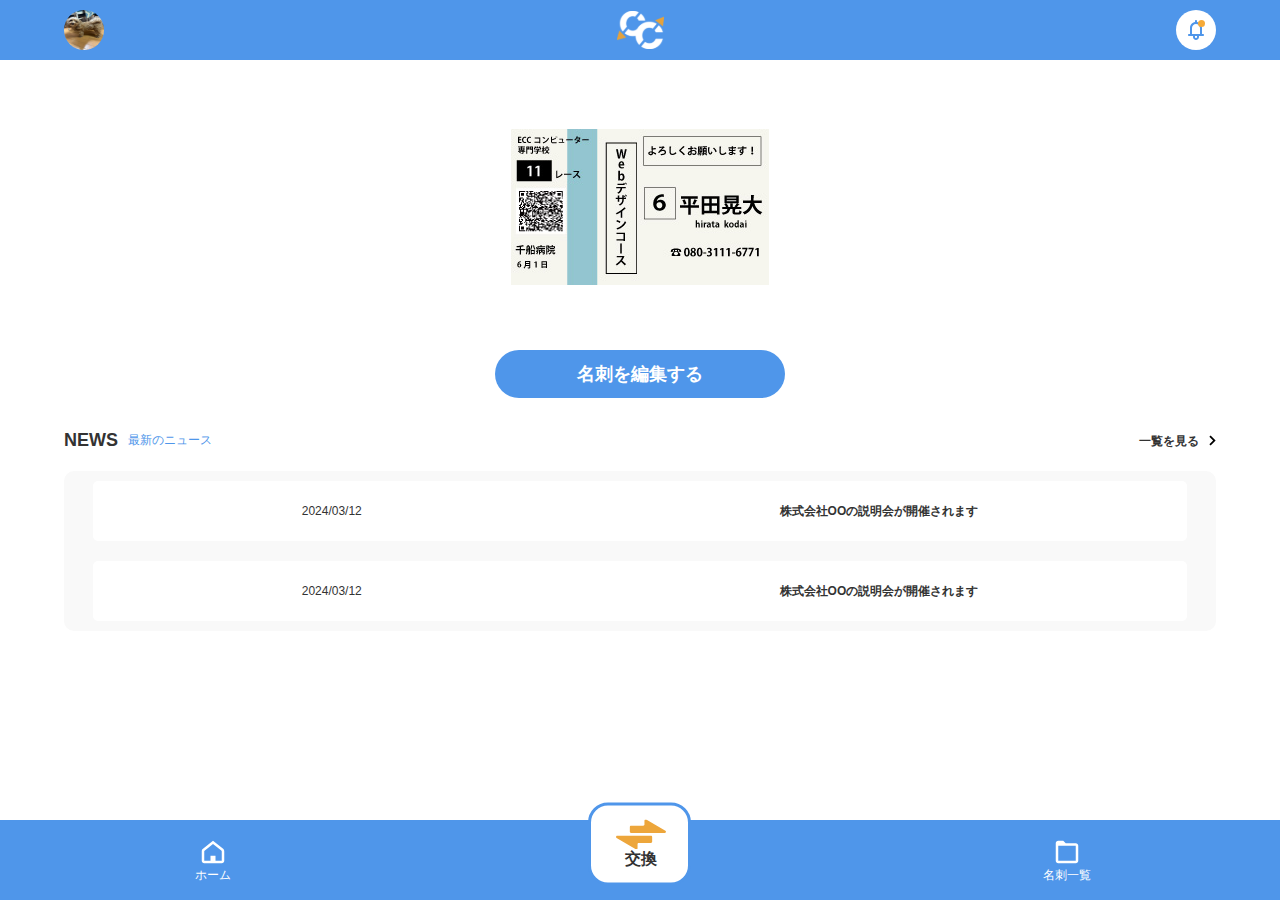
<file: index.html>
<!DOCTYPE html>
<html lang="ja">
<head>
    <meta charset="UTF-8">
    <meta name="viewport" content="width=device-width, initial-scale=1.0">
    <link rel="stylesheet" href="css/ress.css">
    <link rel="stylesheet" href="css/index.css">
    <title>CARD CONNECT</title>
</head>
<body>


    <header>
        <ul>
            <li><p><a href="profile.html"><img src="img/IMG_4809.jpeg" alt=""></a></p></li>
            <li><h1><a href="index.html"><img src="img/logo.svg" alt="logo"></a></h1></li>
            <li><p><a href="news.html"><img src="img/bell.svg" alt="bell"></a></p></li>
        </ul>
    </header>


    <main>
        <section class="businessCard">
            <div>
                <!-- <h2><img src="img/名刺の縦.jpg" alt="名刺"></h2> -->
                <h2><img src="img/名刺の横.jpg" alt="名刺"></h2>
            </div>
        </section>
        <div class="exchange">
            <p><a href="cardEditing.html">名刺を編集する</a></p>
        </div>
        <section class="news">
            <div class="newsTitle">
                <div>
                    <h3>NEWS</h3>
                    <p>最新のニュース</p>
                </div>
                <div>
                    <p><a href="news.html">一覧を見る</a></p>
                    <p><img src="img/arrow.svg" alt=""></p>
                </div>
            </div>
            <div class="newsContent">
                <div>
                    <div>
                        <p><time datetime="2024-03-12">2024/03/12</time></p>
                        <p>株式会社OOの説明会が開催されます</p>
                    </div>
                    <div>
                        <p><time datetime="2024-03-12">2024/03/12</time></p>
                        <p>株式会社OOの説明会が開催されます</p> 
                    </div>
                </div>
            </div>
        </section>



        <footer>
            <div>
                <a href="index.html">
                    <img src="img/home.svg" alt="プロフィール">
                    <p>ホーム</p>
                </a>
            </div>
            <div>
                <a href="exchange.html">
                    <img src="img/exchange.svg" alt="交換">
                    <p class="exchange">交換</p>
                </a>
            </div>
            <div>
                <a href="list.html">
                    <img src="img/folder.svg" alt="一覧">
                    <p>名刺一覧</p>
                </a>
            </div>
        </footer>



    </main>
</body>
<!-- <script src="js/index.js"></script> -->
</html>
</file>
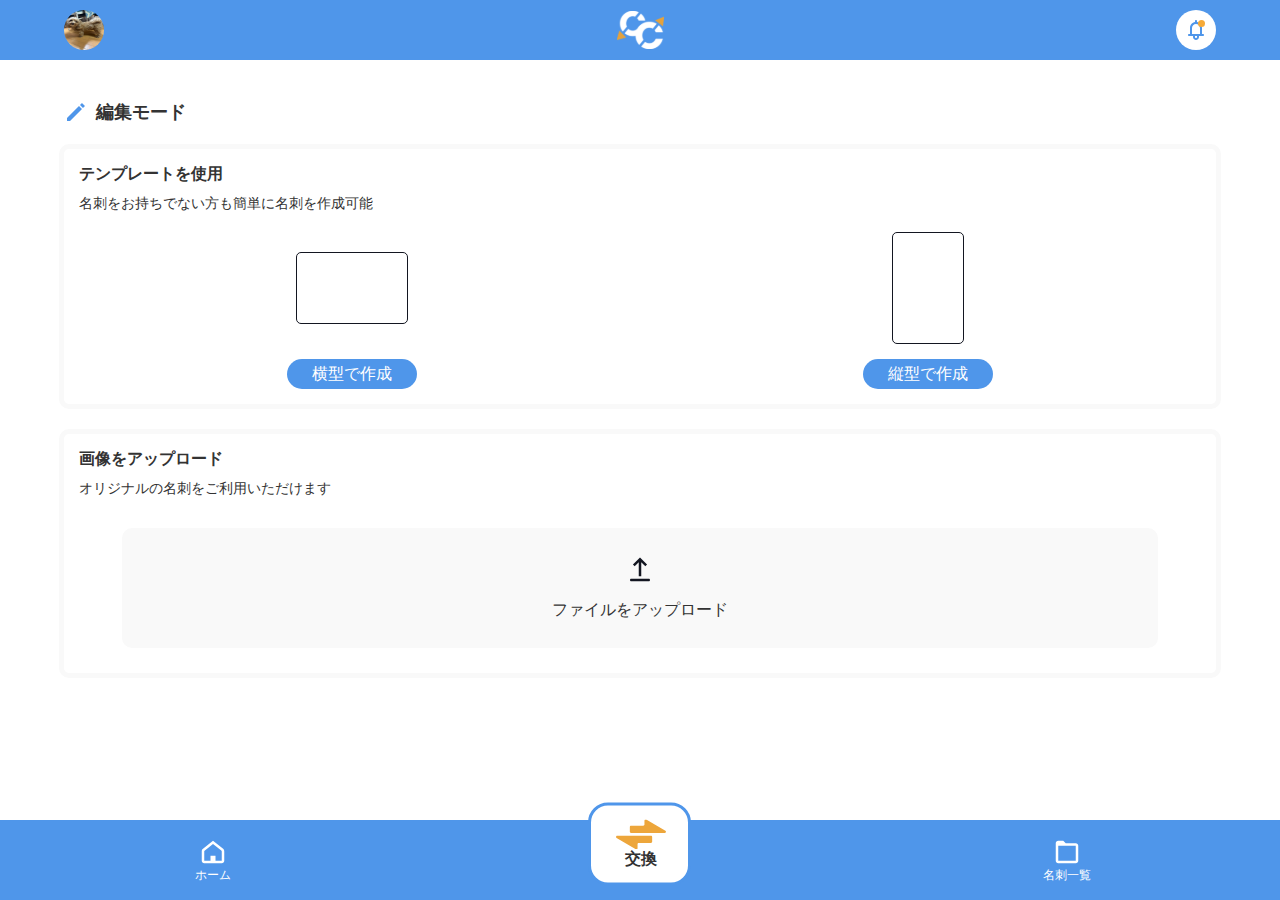
<file: cardEditing.html>
<!DOCTYPE html>
<html lang="ja">
<head>
  <meta charset="UTF-8">
  <meta name="viewport" content="width=device-width, initial-scale=1.0">
  <link rel="stylesheet" href="css/ress.css">
  <link rel="stylesheet" href="css/index.css">
  <link rel="stylesheet" href="css/style.css">
  <title>CARD CONNECT</title>
</head>
<body>
  <header>
    <ul>
        <li><p><a href="profile.html"><img src="img/IMG_4809.jpeg" alt=""></a></p></li>
        <li><h1><a href="index.html"><img src="img/logo.svg" alt="logo"></a></h1></li>
        <li><p><a href="news.html"><img src="img/bell.svg" alt="bell"></a></p></li>
    </ul>
  </header>
  <main>
    <div class="ETitle">
      <img src="img/blue.svg" alt="青いペン">
      <h2>編集モード</h2>
    </div>
    <section class="template">
      <h3>テンプレートを使用</h3>
      <p>名刺をお持ちでない方も簡単に名刺を作成可能</p>
      <div class="templateMain">
        <div>
          <div>
            <div class="beside"></div>
          </div>
          <p><a href="change.html">横型で作成</a></p>
        </div>
        <div>
          <div>
            <div class="vertical"></div>
          </div>
          <p><a href="change.html">縦型で作成</a></p>
        </div>
      </div>
    </section>
    <section class="upload">
      <h3>画像をアップロード</h3>
      <p>オリジナルの名刺をご利用いただけます</p>
      <div class="file">
        <label for="form-image">
          <img src="img/upload.svg" alt="アップロード">
          <p>ファイルをアップロード</p>
          <input type="file">
        </label>
      </div>
    </section>
  </main>
  <footer>
      <div>
          <a href="index.html">
              <img src="img/home.svg" alt="プロフィール">
              <p>ホーム</p>
          </a>
      </div>
      <div>
          <a href="exchange.html">
              <img src="img/exchange.svg" alt="交換">
              <p class="exchange">交換</p>
          </a>
      </div>
      <div>
          <a href="list.html">
              <img src="img/folder.svg" alt="一覧">
              <p>名刺一覧</p>
          </a>
      </div>
  </footer>
</body>
</html>
</file>
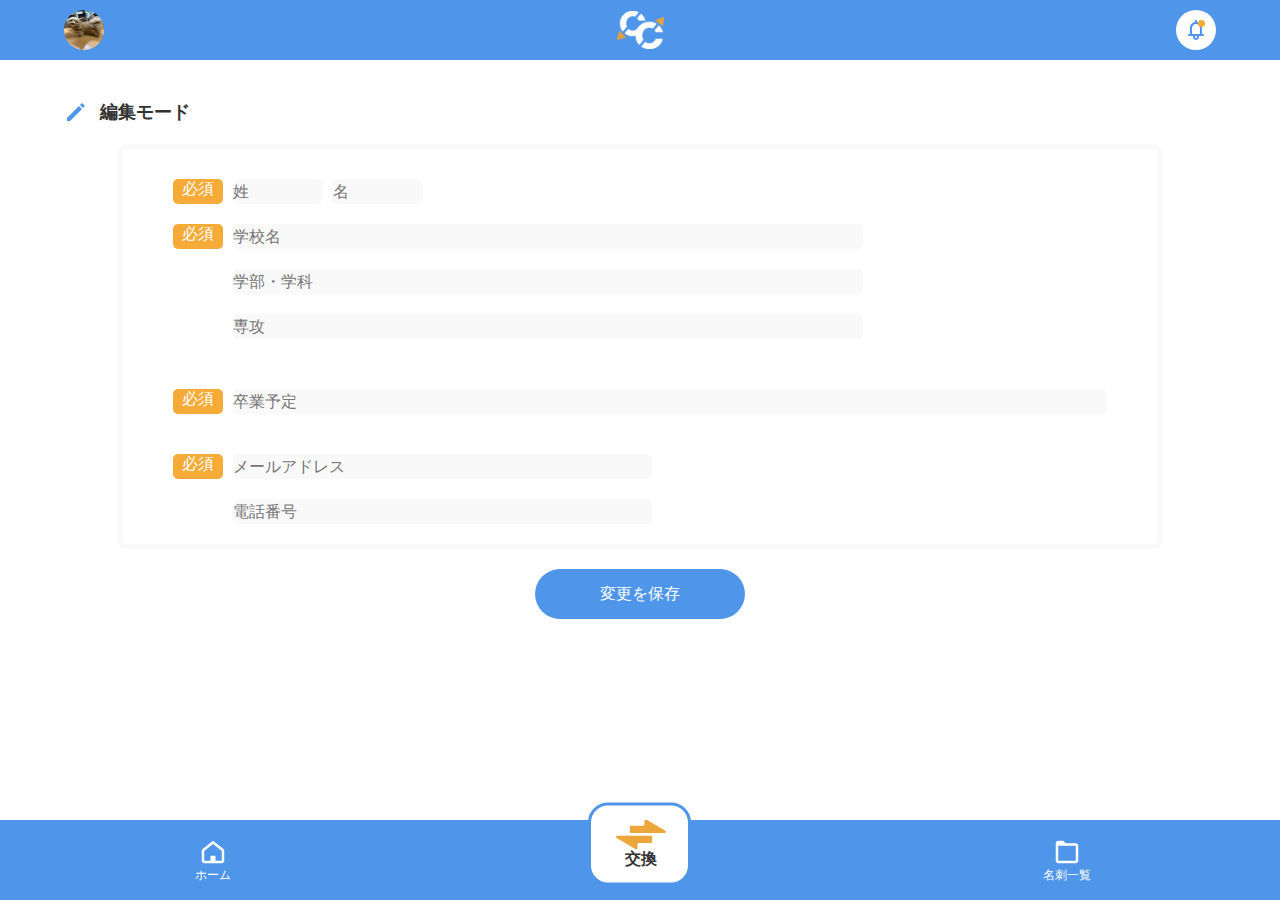
<file: change.html>
<!DOCTYPE html>
<html lang="ja">
<head>
    <meta charset="UTF-8">
    <meta name="viewport" content="width=device-width, initial-scale=1.0">
    <link rel="stylesheet" href="css/ress.css">
    <link rel="stylesheet" href="css/index.css">
    <link rel="stylesheet" href="css/sub.css">
    <title>CARD CONNECT</title>
</head>
<body>
    <header>
        <ul>
            <li><p><a href="profile.html"><img src="img/IMG_4809.jpeg" alt=""></a></p></li>
            <li><h1><a href="index.html"><img src="img/logo.svg" alt="logo"></a></h1></li>
            <li><p><a href="news.html"><img src="img/bell.svg" alt="bell"></a></p></li>
        </ul>
    </header>

    <main>
        <section class="Information">
            <div class="InformationTitle">
                <img src="img/blue.svg" alt="青いぺん">
                <h2>編集モード</h2>
            </div>
            <div class="InformationInput">
                <div class="InputName">
                    <p class="Required">必須</p>
                    <input type="text" placeholder="姓">
                    <input type="text" placeholder="名">
                </div>
                <div class="InputSchool">
                    <div>
                        <p class="Required">必須</p>
                    </div>
                    <div>
                        <input type="text" placeholder="学校名">
                        <input type="text" placeholder="学部・学科">
                        <input type="text" placeholder="専攻">
                    </div>
                </div>
                <div class="InputGraduate">
                    <div>
                        <p class="Required">必須</p>
                    </div>
                    <input type="text" placeholder="卒業予定">
                </div>
                <div class="InputSchool">
                    <div>
                        <p class="Required">必須</p>
                    </div>
                    <div>
                        <input type="text" placeholder="メールアドレス">
                        <input type="text" placeholder="電話番号">
                    </div>
                </div>
            </div>
        </section>
        <p class="keepBtn"><a href="#">変更を保存</a></p>
    </main>

    <footer>
        <div>
            <a href="index.html">
                <img src="img/home.svg" alt="プロフィール">
                <p>ホーム</p>
            </a>
        </div>
        <div>
            <a href="exchange.html">
                <img src="img/exchange.svg" alt="交換">
                <p class="exchange">交換</p>
            </a>
        </div>
        <div>
            <a href="list.html">
                <img src="img/folder.svg" alt="一覧">
                <p>名刺一覧</p>
            </a>
        </div>
    </footer>

</body> 
</html>
</file>
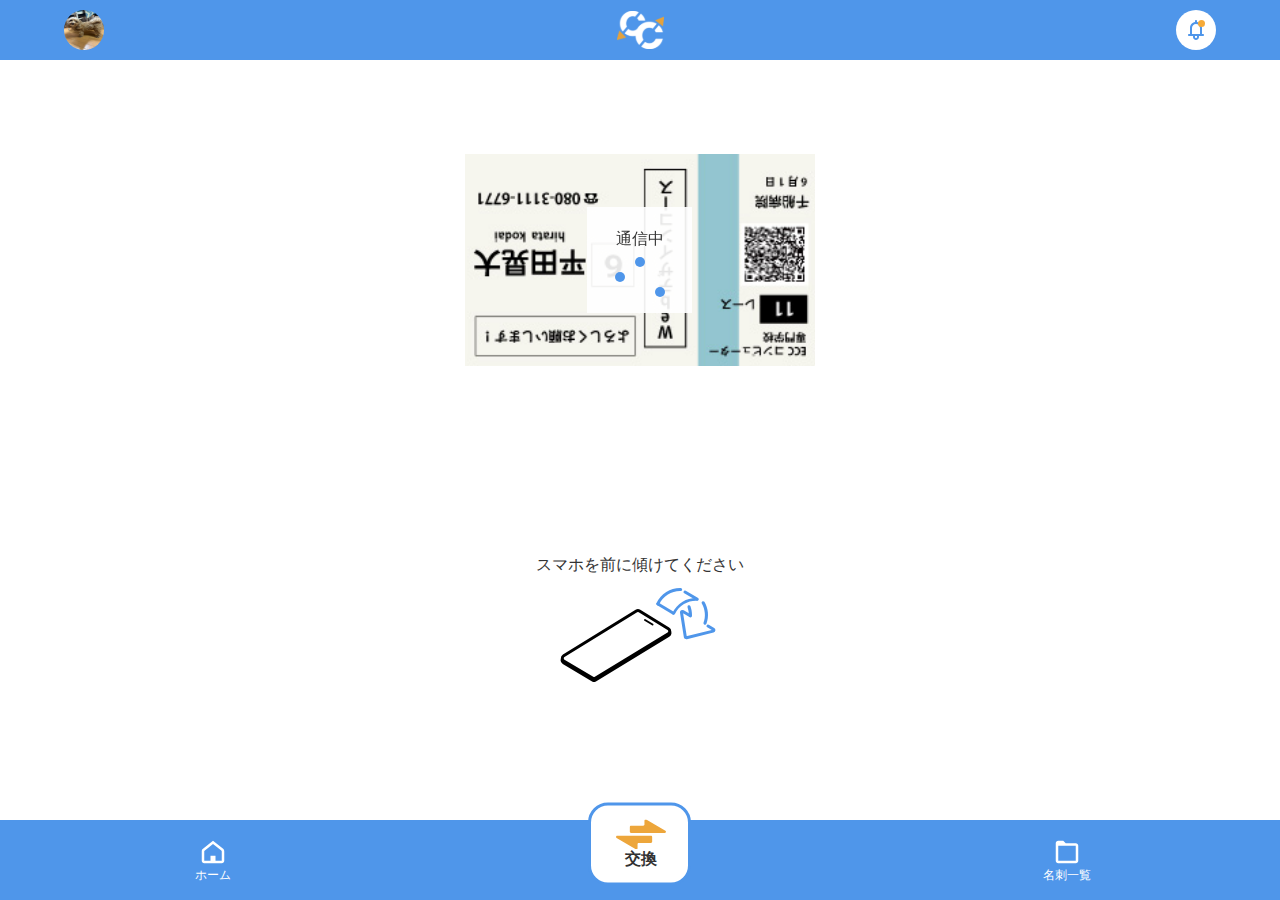
<file: exchange.html>
<!DOCTYPE html>
<html lang="ja">
<head>
    <meta charset="UTF-8">
    <meta name="viewport" content="width=device-width, initial-scale=1.0">
    <link rel="stylesheet" href="css/ress.css">
    <link rel="stylesheet" href="css/index.css">
    <link rel="stylesheet" href="css/exchange.css">
    <title>CARD CONNECT</title>
</head>
<body>
    <header>
        <ul>
            <li><p><a href="profile.html"><img src="img/IMG_4809.jpeg" alt=""></a></p></li>
            <li><h1><a href="index.html"><img src="img/logo.svg" alt="logo"></a></h1></li>
            <li><p><a href="news.html"><img src="img/bell.svg" alt="bell"></a></p></li>
        </ul>
    </header>

    <main>
        <section class="connecting">
            <div>
                <div>
                    <p>通信中</p>
                    <div class="pointArea">
                        <div class="point"></div>
                    </div>
                </div>
            </div>
            <div>
                <p>スマホを前に傾けてください</p>
                <p><img src="img/tilt.svg" alt="スマホ"></p>
            </div>
        </section>

    </main>

        <footer>
            <div>
                <a href="index.html">
                    <img src="img/home.svg" alt="プロフィール">
                    <p>ホーム</p>
                </a>
            </div>
            <div>
                <a href="exchange.html">
                    <img src="img/exchange.svg" alt="交換">
                    <p class="exchange">交換</p>
                </a>
            </div>
            <div>
                <a href="list.html">
                    <img src="img/folder.svg" alt="一覧">
                    <p>名刺一覧</p>
                </a>
            </div>
        </footer>
</body>
<script src="js/exchange.js"></script>
</html>
</file>
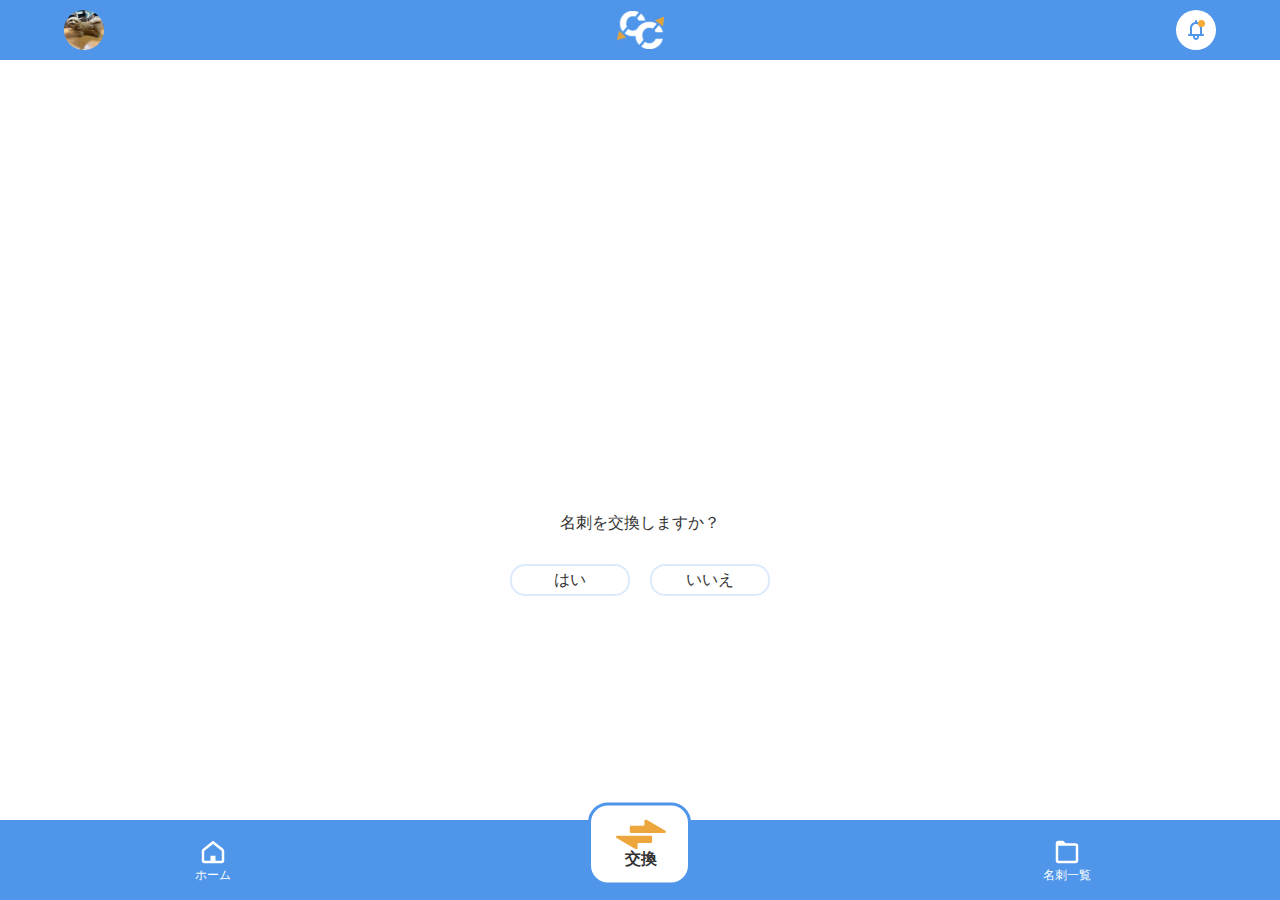
<file: exchangeChoice.html>
<!DOCTYPE html>
<html lang="ja">
<head>
    <meta charset="UTF-8">
    <meta name="viewport" content="width=device-width, initial-scale=1.0">
    <link rel="stylesheet" href="css/ress.css">
    <link rel="stylesheet" href="css/index.css">
    <link rel="stylesheet" href="css/exchangeChoice.css">
    <title>CARD CONNECT</title>
</head>
<body>
    <header>
        <ul>
            <li><p><a href="profile.html"><img src="img/IMG_4809.jpeg" alt=""></a></p></li>
            <li><h1><a href="index.html"><img src="img/logo.svg" alt="logo"></a></h1></li>
            <li><p><a href="news.html"><img src="img/bell.svg" alt="bell"></a></p></li>
        </ul>
    </header>

    <main>
        <section class="business">
            <div>
                <img src="img/相手の画像.webp" alt="">
                <!-- <img src="img/名刺の縦.jpg" alt="名刺"> -->
            </div>
            <div id="confirmation">
                <p>名刺を交換しますか？</p>
                <div>
                    <p class="yes"><a href="exchangeConfirmation.html">はい</a></p>
                    <p class="no"><a href="index.html">いいえ</a></p>
                </div>
            </div>
        </section>
    </main>
    
    <footer>
        <div>
            <a href="index.html">
                <img src="img/home.svg" alt="プロフィール">
                <p>ホーム</p>
            </a>
        </div>
        <div>
            <a href="exchange.html">
                <img src="img/exchange.svg" alt="交換">
                <p class="exchange">交換</p>
            </a>
        </div>
        <div>
            <a href="list.html">
                <img src="img/folder.svg" alt="一覧">
                <p>名刺一覧</p>
            </a>
        </div>
    </footer>
</body>
</html>
</file>
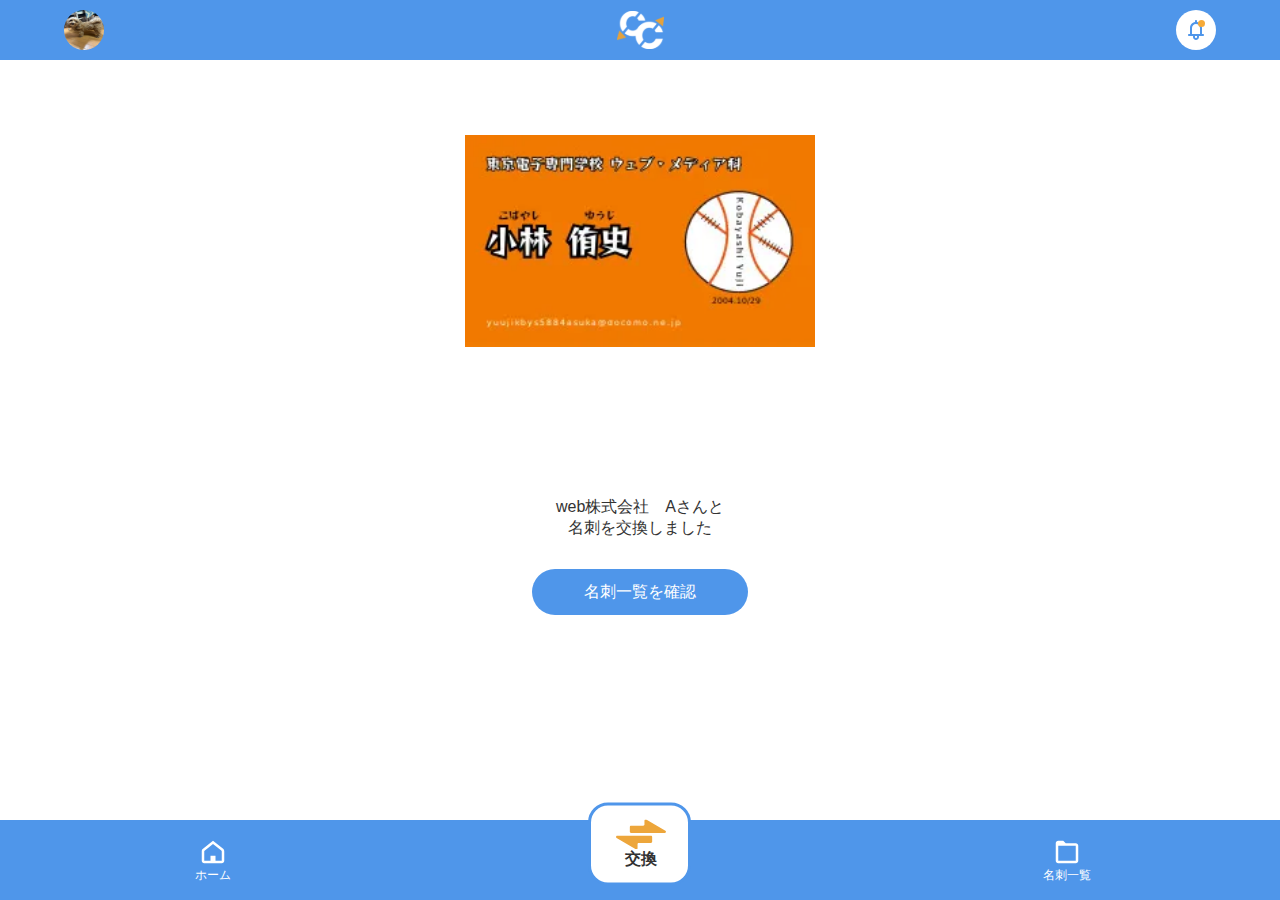
<file: exchangeConfirmation.html>
<!DOCTYPE html>
<html lang="ja">
<head>
    <meta charset="UTF-8">
    <meta name="viewport" content="width=device-width, initial-scale=1.0">
    <link rel="stylesheet" href="css/ress.css">
    <link rel="stylesheet" href="css/index.css">
    <link rel="stylesheet" href="css/exchangeChoice.css">
    <link rel="stylesheet" href="css/exchangeConfirmation.css">
    <title>CARD CONNECT</title>
</head>
<body>
    <header>
        <ul>
            <li><p><a href="profile.html"><img src="img/IMG_4809.jpeg" alt=""></a></p></li>
            <li><h1><a href="index.html"><img src="img/logo.svg" alt="logo"></a></h1></li>
            <li><p><a href="news.html"><img src="img/bell.svg" alt="bell"></a></p></li>
        </ul>
    </header>

    <main>
        <main>
            <section class="business2">
                <div>
                    <img src="img/相手の画像.webp" alt="相手の画像" class="partner">
                    <!-- <img src="img/名刺の縦.jpg" alt="名刺"> -->
                </div>
                <div id="Confirm">
                    <p>web株式会社　Aさんと<br>名刺を交換しました</p>
                    <p class="ConfirmList"><a href="list.html">名刺一覧を確認</a></p>
                </div>
            </section>
        </main>

    </main>

    <footer>
        <div>
            <a href="index.html">
                <img src="img/home.svg" alt="プロフィール">
                <p>ホーム</p>
            </a>
        </div>
        <div>
            <a href="exchange.html">
                <img src="img/exchange.svg" alt="交換">
                <p class="exchange">交換</p>
            </a>
        </div>
        <div>
            <a href="list.html">
                <img src="img/folder.svg" alt="一覧">
                <p>名刺一覧</p>
            </a>
        </div>
    </footer>
</body>
</html>
</file>
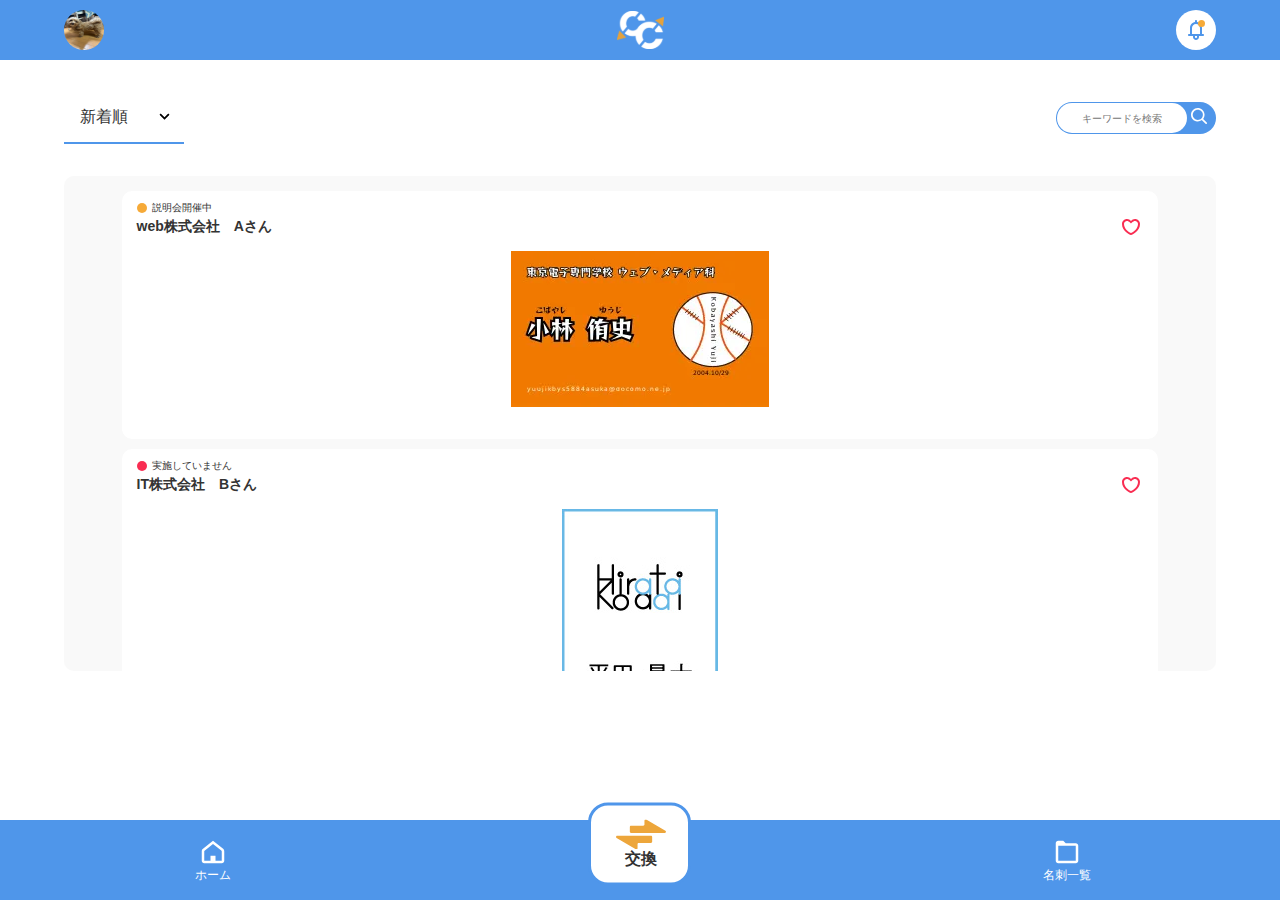
<file: list.html>
<!DOCTYPE html>
<html lang="ja">
<head>
    <meta charset="UTF-8">
    <meta name="viewport" content="width=device-width, initial-scale=1.0">
    <link rel="stylesheet" href="css/ress.css">
    <link rel="stylesheet" href="css/index.css">
    <link rel="stylesheet" href="css/list.css">
    <title>CARD CONNECT</title>
</head>
<body>
    
    <header>
        <ul>
            <li><p><a href="profile.html"><img src="img/IMG_4809.jpeg" alt=""></a></p></li>
            <li><h1><a href="index.html"><img src="img/logo.svg" alt="logo"></a></h1></li>
            <li><p><a href="news.html"><img src="img/bell.svg" alt="bell"></a></p></li>
        </ul>
    </header>

    <main>
        <section class="listTitle">
            <div class="NarrowDown">
                <p>新着順</p>
                <p><img src="img/arrow.svg" alt="arrow" id="arrow"></p>
                <div class="dropDownNone">
                    <p><a href="list2.html">お気に入り</a></p>
                    <p><a href="list.html">新着順</a></p>
                    <p>名前順</p>
                </div>
            </div>
            <div class="search">
                <p><input type="text" placeholder="キーワードを検索"></p>
                <p><img src="img/search.svg" alt="検索"></p>
            </div>
        </section>
        <section class="listContent">
            <div>
                <div class="status">
                    <div class="yellow"></div>
                    <p>説明会開催中</p>
                </div>
                <div class="companyName">
                    <h2>web株式会社　Aさん</h2>
                    <div class="heartNone"></div>
                </div>
                <a href="listdetail.html">
                    <div class="latestCompany">
                        <img src="img/相手の画像.webp" alt="名刺">
                    </div>
                </a>
            </div>
            <div>
                <a href="#">
                    <div class="status">
                        <div class="red"></div>
                        <p>実施していません</p>
                    </div>
                    <div class="companyName">
                        <h2>IT株式会社　Bさん</h2>
                        <img src="img/heart-o.svg" alt="heart">
                    </div>
                    <div class="latestCompany">
                        <img src="img/名刺の縦.jpg" alt="名刺">
                    </div>
                </a>
            </div>
            <div>
                <a href="#">
                    <div class="status">
                        <div class="green"></div>
                        <p>インターン開催中</p>
                    </div>
                    <div class="companyName">
                        <h2>ゲーム株式会社　Cさん</h2>
                        <img src="img/heart-o.svg" alt="heart">
                    </div>
                    <div class="latestCompany">
                        <img src="img/名刺の縦.jpg" alt="名刺">
                    </div>
                </a>
            </div>
        </section>
    </main>

    <footer>
        <div>
            <a href="index.html">
                <img src="img/home.svg" alt="プロフィール">
                <p>ホーム</p>
            </a>
        </div>
        <div>
            <a href="exchange.html">
                <img src="img/exchange.svg" alt="交換">
                <p class="exchange">交換</p>
            </a>
        </div>
        <div>
            <a href="list.html">
                <img src="img/folder.svg" alt="一覧">
                <p>名刺一覧</p>
            </a>
        </div>
    </footer>
</body>
<script src="js/list.js"></script>
</html>
</file>
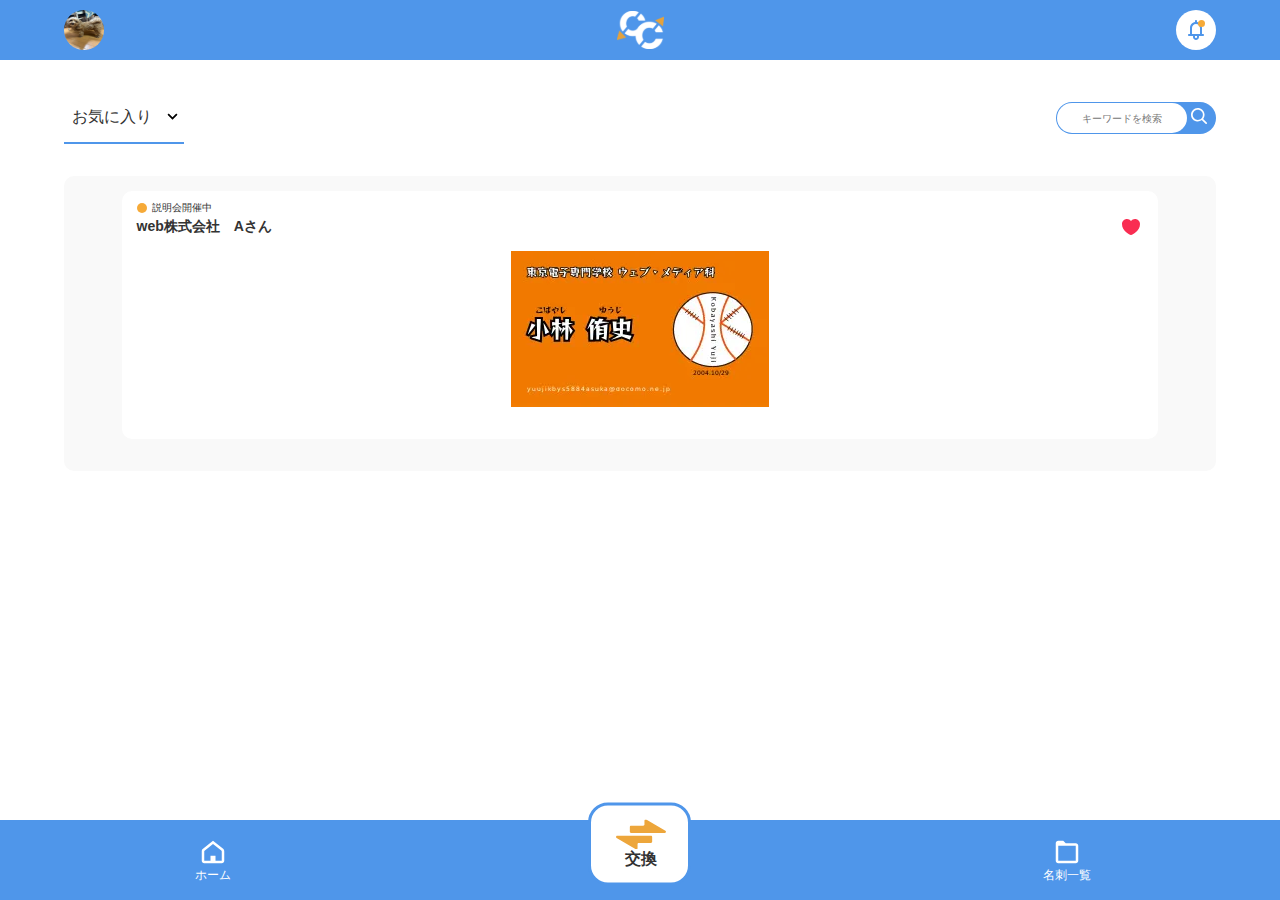
<file: list2.html>
<!DOCTYPE html>
<html lang="ja">
<head>
    <meta charset="UTF-8">
    <meta name="viewport" content="width=device-width, initial-scale=1.0">
    <link rel="stylesheet" href="css/ress.css">
    <link rel="stylesheet" href="css/index.css">
    <link rel="stylesheet" href="css/list.css">
    <title>CARD CONNECT</title>
</head>
<body>
    
    <header>
        <ul>
            <li><p><a href="profile.html"><img src="img/IMG_4809.jpeg" alt=""></a></p></li>
            <li><h1><a href="index.html"><img src="img/logo.svg" alt="logo"></a></h1></li>
            <li><p><a href="news.html"><img src="img/bell.svg" alt="bell"></a></p></li>
        </ul>
    </header>

    <main>
        <section class="listTitle">
            <div class="NarrowDown">
                <p>お気に入り</p>
                <p><img src="img/arrow.svg" alt="arrow" id="arrow"></p>
                <div class="dropDownNone">
                    <p><a href="list2.html"></a>お気に入り</p>
                    <p><a href="list.html">新着順</a></p>
                    <p>名前順</p>
                </div>
            </div>
            <div class="search">
                <p><input type="text" placeholder="キーワードを検索"></p>
                <p><img src="img/search.svg" alt="検索"></p>
            </div>
        </section>
        <section class="listContent2">
            <div>
                <div class="status">
                    <div class="yellow"></div>
                    <p>説明会開催中</p>
                </div>
                <div class="companyName">
                    <h2>web株式会社　Aさん</h2>
                    <img src="img/heart.svg" alt="heart">
                </div>
                <a href="listdetail.html">
                    <div class="latestCompany">
                        <img src="img/相手の画像.webp" alt="名刺">
                    </div>
                </a>
            </div>
        </section>
    </main>

    <footer>
        <div>
            <a href="index.html">
                <img src="img/home.svg" alt="プロフィール">
                <p>ホーム</p>
            </a>
        </div>
        <div>
            <a href="exchange.html">
                <img src="img/exchange.svg" alt="交換">
                <p class="exchange">交換</p>
            </a>
        </div>
        <div>
            <a href="list.html">
                <img src="img/folder.svg" alt="一覧">
                <p>名刺一覧</p>
            </a>
        </div>
    </footer>
</body>
<script src="js/list.js"></script>
</html>
</file>
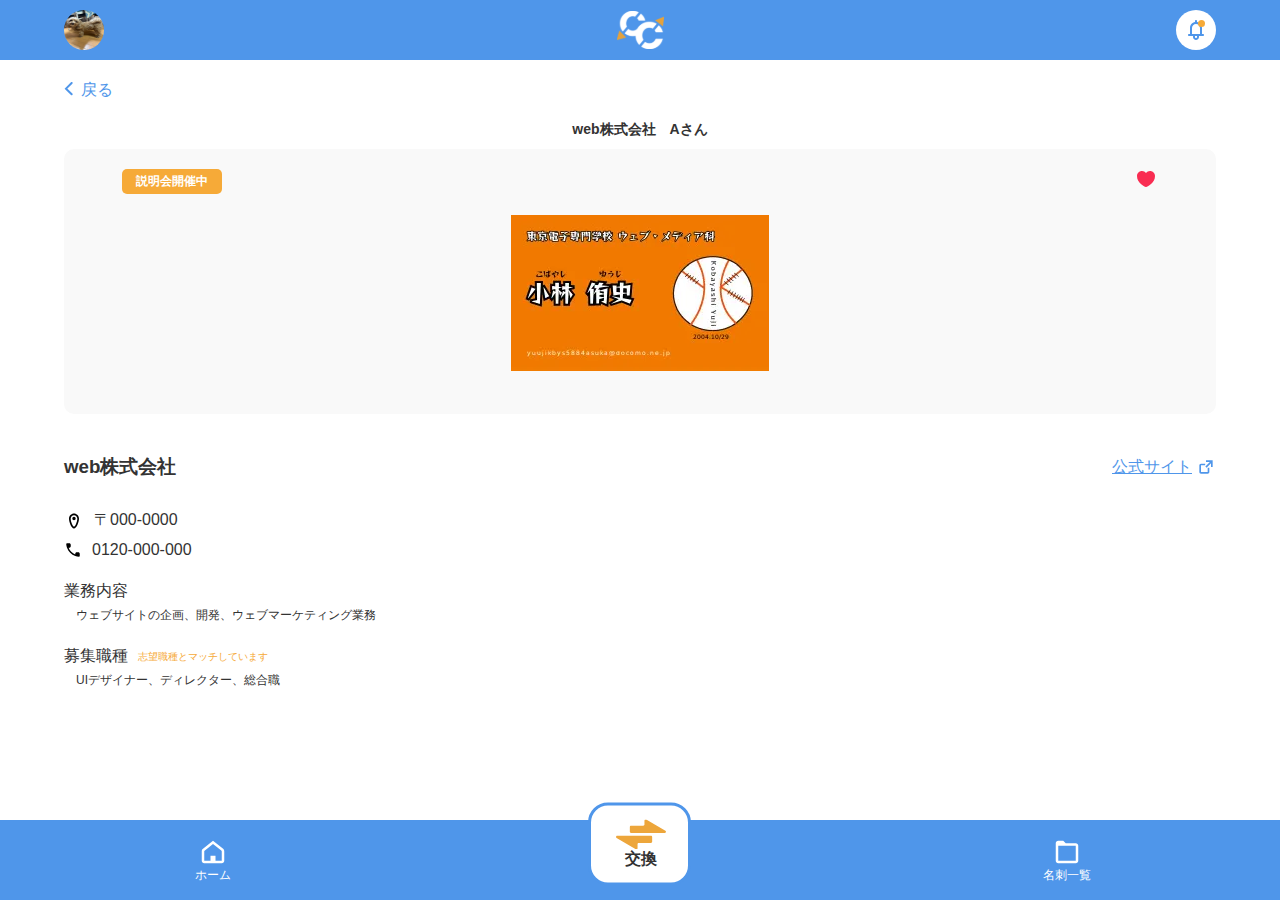
<file: listdetail.html>
<!DOCTYPE html>
<html lang="ja">
<head>
    <meta charset="UTF-8">
    <meta name="viewport" content="width=device-width, initial-scale=1.0">
    <link rel="stylesheet" href="css/ress.css">
    <link rel="stylesheet" href="css/index.css">
    <link rel="stylesheet" href="css/listdetail.css">
    <title>CARD CONNECT</title>
</head>
<body>
    
    <header>
        <ul>
            <li><p><a href="profile.html"><img src="img/IMG_4809.jpeg" alt=""></a></p></li>
            <li><h1><a href="index.html"><img src="img/logo.svg" alt="logo"></a></h1></li>
            <li><p><a href="news.html"><img src="img/bell.svg" alt="bell"></a></p></li>
        </ul>
    </header>

    <main>
        <a href="list2.html" class="backBtn">
            <p><img src="img/Rectangle73.svg"></p>
            <p>戻る</p>
        </a>
        <h2>web株式会社　Aさん</h2>
        <section class="listdetailCard">
            <div class="listdetailStatus">
                <div>
                    <p>説明会開催中</p>
                </div>
                <div>
                    <img src="img/heart.svg" alt="heart">
                </div>
            </div>
            <div class="listdetailPartner">
                <img src="img/相手の画像.webp" alt="名刺">
            </div>
        </section>
        <section class="CompanyInformation">
            <div class="CompanyInformationName">
                <h3>web株式会社</h3>
                <div>
                    <p><a href="#">公式サイト</a></p>
                    <img src="img/link-external.svg" alt="">
                </div>
            </div>
            <div class="CompanyInformationDetail">
                <div>
                    <img src="img/Shape.svg">
                    <p>〒000-0000</p>
                </div>
                <div>
                    <img src="img/phone.svg">
                    <p>0120-000-000</p>
                </div>
                <section>
                    <p>業務内容</p>
                    <p>　ウェブサイトの企画、開発、ウェブマーケティング業務</p>
                </section>
                <section>
                    <div>
                        <p>募集職種</p>
                        <p>志望職種とマッチしています</p>
                    </div>
                    <p>　UIデザイナー、ディレクター、総合職</p>
                </section>
            </div>
        </section>
    </main>

    <footer>
        <div>
            <a href="index.html">
                <img src="img/home.svg" alt="プロフィール">
                <p>ホーム</p>
            </a>
        </div>
        <div>
            <a href="exchange.html">
                <img src="img/exchange.svg" alt="交換">
                <p class="exchange">交換</p>
            </a>
        </div>
        <div>
            <a href="list.html">
                <img src="img/folder.svg" alt="一覧">
                <p>名刺一覧</p>
            </a>
        </div>
    </footer>

</body>
</html>
</file>
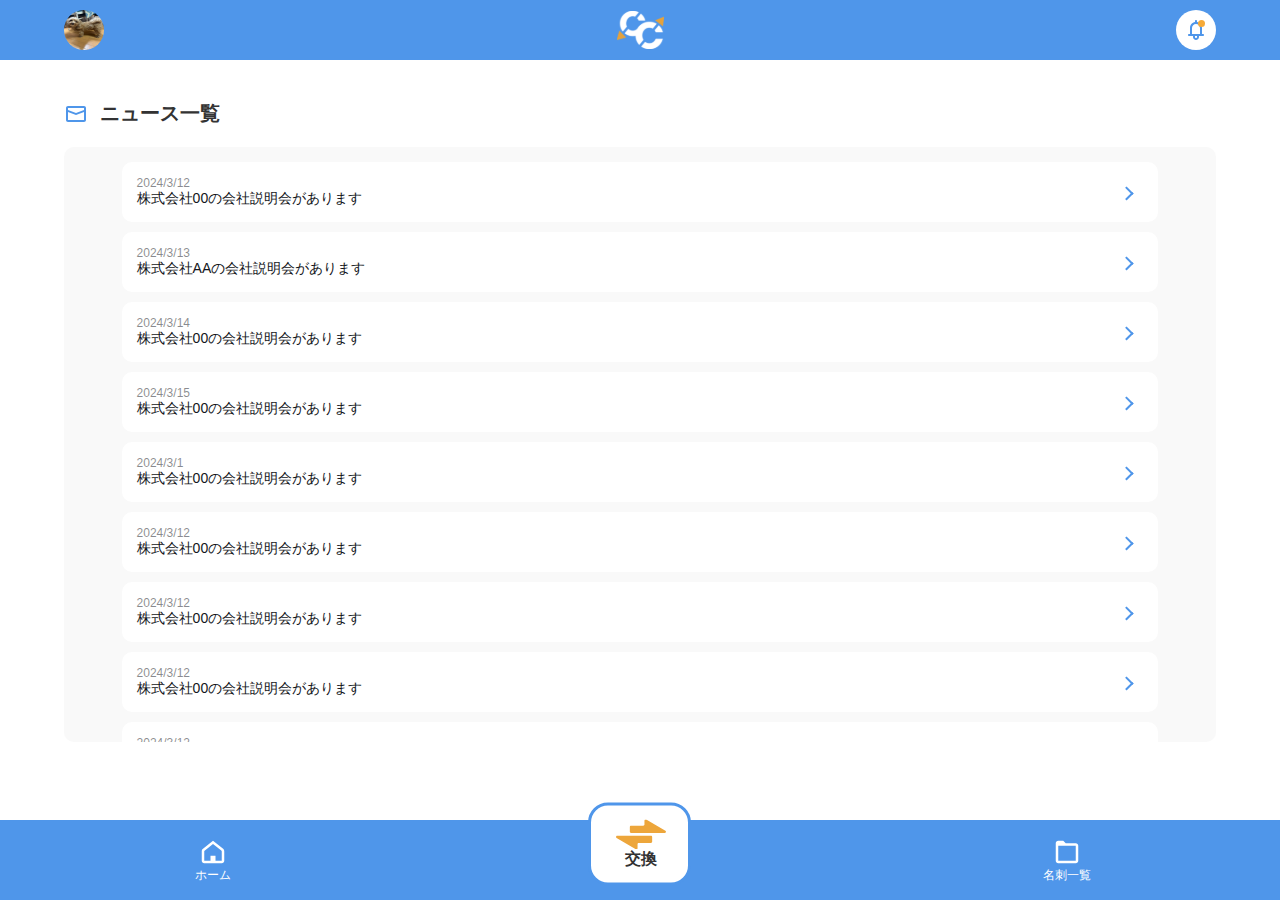
<file: news.html>
<!DOCTYPE html>
<html lang="ja">
<head>
    <meta charset="UTF-8">
    <meta name="viewport" content="width=device-width, initial-scale=1.0">
    <link rel="stylesheet" href="css/ress.css">
    <link rel="stylesheet" href="css/index.css">
    <link rel="stylesheet" href="css/news.css">
    <title>CARD CONNECT</title>
</head>
<body>
    <header>
        <ul>
            <li><p><a href="profile.html"><img src="img/IMG_4809.jpeg" alt=""></a></p></li>
            <li><h1><a href="index.html"><img src="img/logo.svg" alt="logo"></a></h1></li>
            <li><p><a href="news.html"><img src="img/bell.svg" alt="bell"></a></p></li>
        </ul>
    </header>
    <main>
        <div class="MTitle">
            <img src="img/mail.svg" alt="">
            <h1>ニュース一覧</h1>
        </div>
        <section class="NList">
            <a href="news1.html" class="first">
                <div class="frex">
                    <ruby>2024/3/12</ruby>
                    <p class="main">株式会社00の会社説明会があります</p>  
                </div> 
            </a>
            <a href="news2.html">
                <div class="frex">
                    <ruby>2024/3/13</ruby>
                    <p class="main">株式会社AAの会社説明会があります</p>  
                </div> 
            </a>
            <a href="news3.html">
                <div class="frex">
                    <ruby>2024/3/14</ruby>
                    <p class="main">株式会社00の会社説明会があります</p>  
                </div> 
            </a>
            <a href="news.html">
                <div class="frex">
                    <ruby>2024/3/15</ruby>
                    <p class="main">株式会社00の会社説明会があります</p>  
                </div>
            </a>
            <a href="news2.html">
                <div class="frex">
                    <ruby>2024/3/1</ruby>
                    <p class="main">株式会社00の会社説明会があります</p>  
                </div>         
            </a>
            <a href="news1.html" class="first">
                <div class="frex">
                    <ruby>2024/3/12</ruby>
                    <p class="main">株式会社00の会社説明会があります</p>  
                </div> 
            </a>
            <a href="news1.html" class="first">
                <div class="frex">
                    <ruby>2024/3/12</ruby>
                    <p class="main">株式会社00の会社説明会があります</p>  
                </div> 
            </a>
            <a href="news1.html" class="first">
                <div class="frex">
                    <ruby>2024/3/12</ruby>
                    <p class="main">株式会社00の会社説明会があります</p>  
                </div> 
            </a>
            <a href="news1.html" class="first">
                <div class="frex">
                    <ruby>2024/3/12</ruby>
                    <p class="main">株式会社00の会社説明会があります</p>  
                </div> 
            </a>
            <a href="news1.html" class="first">
                <div class="frex">
                    <ruby>2024/3/12</ruby>
                    <p class="main">株式会社00の会社説明会があります</p>  
                </div> 
            </a>
            <a href="news1.html" class="first">
                <div class="frex">
                    <ruby>2024/3/12</ruby>
                    <p class="main">株式会社00の会社説明会があります</p>  
                </div> 
            </a>
            <a href="news1.html" class="first">
                <div class="frex">
                    <ruby>2024/3/12</ruby>
                    <p class="main">株式会社00の会社説明会があります</p>  
                </div> 
            </a>
            <a href="news1.html" class="first">
                <div class="frex">
                    <ruby>2024/3/12</ruby>
                    <p class="main">株式会社00の会社説明会があります</p>  
                </div> 
            </a>
            <a href="news1.html" class="first">
                <div class="frex">
                    <ruby>2024/3/12</ruby>
                    <p class="main">株式会社00の会社説明会があります</p>  
                </div> 
            </a>
            <a href="news1.html" class="first">
                <div class="frex">
                    <ruby>2024/3/12</ruby>
                    <p class="main">株式会社00の会社説明会があります</p>  
                </div> 
            </a>
            <a href="news1.html" class="first">
                <div class="frex">
                    <ruby>2024/3/12</ruby>
                    <p class="main">株式会社00の会社説明会があります</p>  
                </div> 
            </a>
            <a href="news1.html" class="first">
                <div class="frex">
                    <ruby>2024/3/12</ruby>
                    <p class="main">株式会社00の会社説明会があります</p>  
                </div> 
            </a>
            <a href="news1.html" class="first">
                <div class="frex">
                    <ruby>2024/3/12</ruby>
                    <p class="main">株式会社00の会社説明会があります</p>  
                </div> 
            </a>
            <a href="news1.html" class="first">
                <div class="frex">
                    <ruby>2024/3/12</ruby>
                    <p class="main">株式会社00の会社説明会があります</p>  
                </div> 
            </a>
            <a href="news1.html" class="first">
                <div class="frex">
                    <ruby>2024/3/12</ruby>
                    <p class="main">株式会社00の会社説明会があります</p>  
                </div> 
            </a>
            <a href="news1.html" class="first">
                <div class="frex">
                    <ruby>2024/3/12</ruby>
                    <p class="main">株式会社00の会社説明会があります</p>  
                </div> 
            </a>
            <a href="news1.html" class="first">
                <div class="frex">
                    <ruby>2024/3/12</ruby>
                    <p class="main">株式会社00の会社説明会があります</p>  
                </div> 
            </a>
            <a href="news1.html" class="first">
                <div class="frex">
                    <ruby>2024/3/12</ruby>
                    <p class="main">株式会社00の会社説明会があります</p>  
                </div> 
            </a>
        </section>
    </main>
    <footer>
        <div>
            <a href="index.html">
                <img src="img/home.svg" alt="プロフィール">
                <p>ホーム</p>
            </a>
        </div>
        <div>
            <a href="exchange.html">
                <img src="img/exchange.svg" alt="交換">
                <p class="exchange">交換</p>
            </a>
        </div>
        <div>
            <a href="list.html">
                <img src="img/folder.svg" alt="一覧">
                <p>名刺一覧</p>
            </a>
        </div>
    </footer>

</body>
</html>
</file>
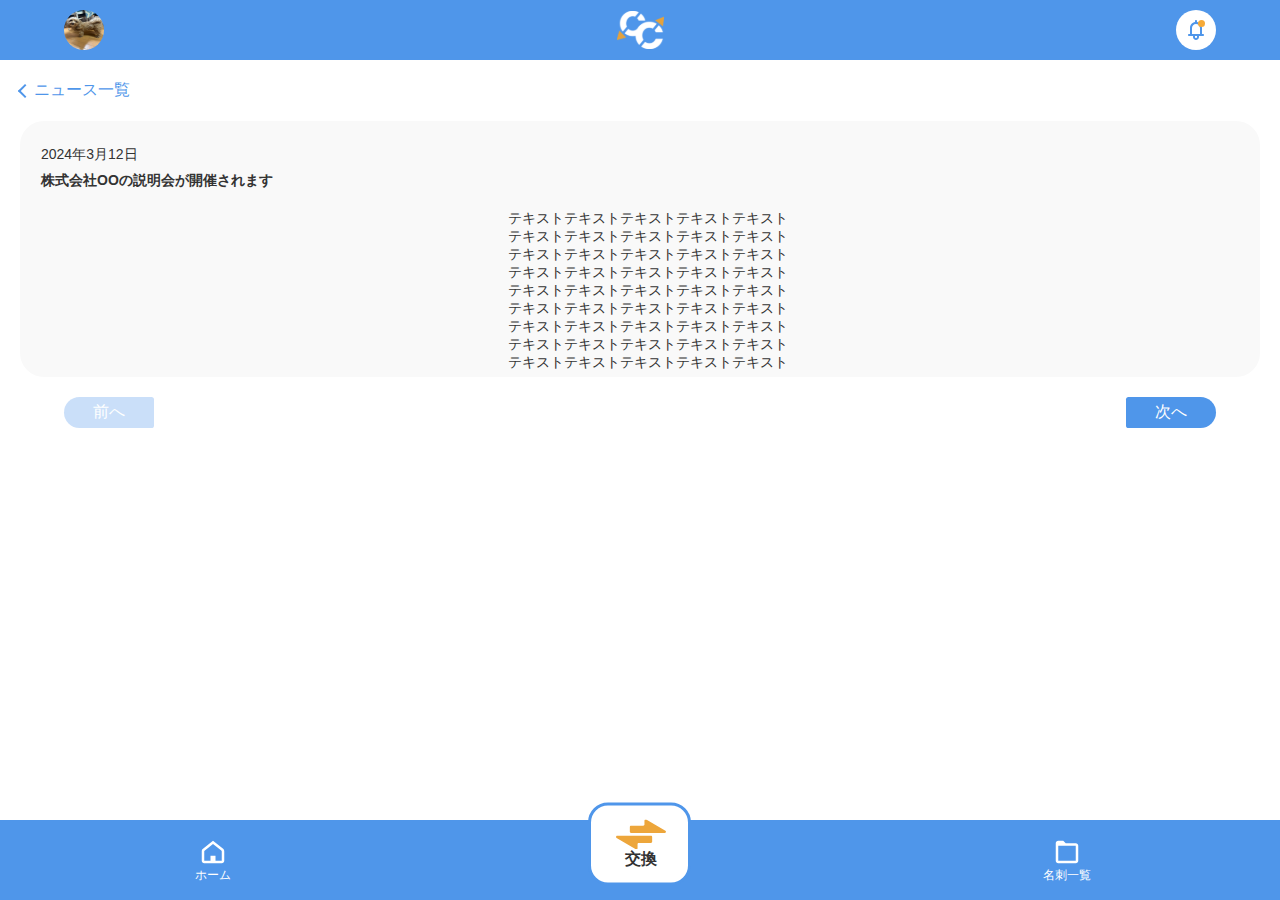
<file: news1.html>
<!DOCTYPE html>
<html lang="ja">
<head>
    <meta charset="UTF-8">
    <meta name="viewport" content="width=device-width, initial-scale=1.0">
    <title>CARD CONNECT</title>
    <link rel="stylesheet" href="css/ress.css">
    <link rel="stylesheet" href="css/index.css">
    <link rel="stylesheet" href="css/news1.css">
</head>
<body>
    <header>
        <ul>
            <li><p><a href="profile.html"><img src="img/IMG_4809.jpeg" alt=""></a></p></li>
            <li><h1><a href="index.html"><img src="img/logo.svg" alt="logo"></a></h1></li>
            <li><p><a href="news.html"><img src="img/bell.svg" alt="bell"></a></p></li>
        </ul>
    </header>
    <section>
        <a href="news.html">
            <div class="frex">
                <div class="b"></div>
                <p class="sub">ニュース一覧</p>
            </div>
        </a>
        <div class="text">
            <p>2024年3月12日</p>
            <h1>株式会社OOの説明会が開催されます</h1>
            <p class="text1">
                テキストテキストテキストテキストテキスト<br>
                テキストテキストテキストテキストテキスト<br>
                テキストテキストテキストテキストテキスト<br>
                テキストテキストテキストテキストテキスト<br>
                テキストテキストテキストテキストテキスト<br>
                テキストテキストテキストテキストテキスト<br>
                テキストテキストテキストテキストテキスト<br>
                テキストテキストテキストテキストテキスト<br>
                テキストテキストテキストテキストテキスト
            </p>
        </div>                   
    </section>
    <div class="btn">
        <a href="#"><div class="button3">前へ</div> </a>
        <a href="news2.html"><div class="button2">次へ</div></a>
    </div>
    <footer>
        <div>
            <a href="index.html">
                <img src="img/home.svg" alt="プロフィール">
                <p>ホーム</p>
            </a>
        </div>
        <div>
            <a href="exchange.html">
                <img src="img/exchange.svg" alt="交換">
                <p class="exchange">交換</p>
            </a>
        </div>
        <div>
            <a href="list.html">
                <img src="img/folder.svg" alt="一覧">
                <p>名刺一覧</p>
            </a>
        </div>
    </footer>
</body>
</html>
</file>
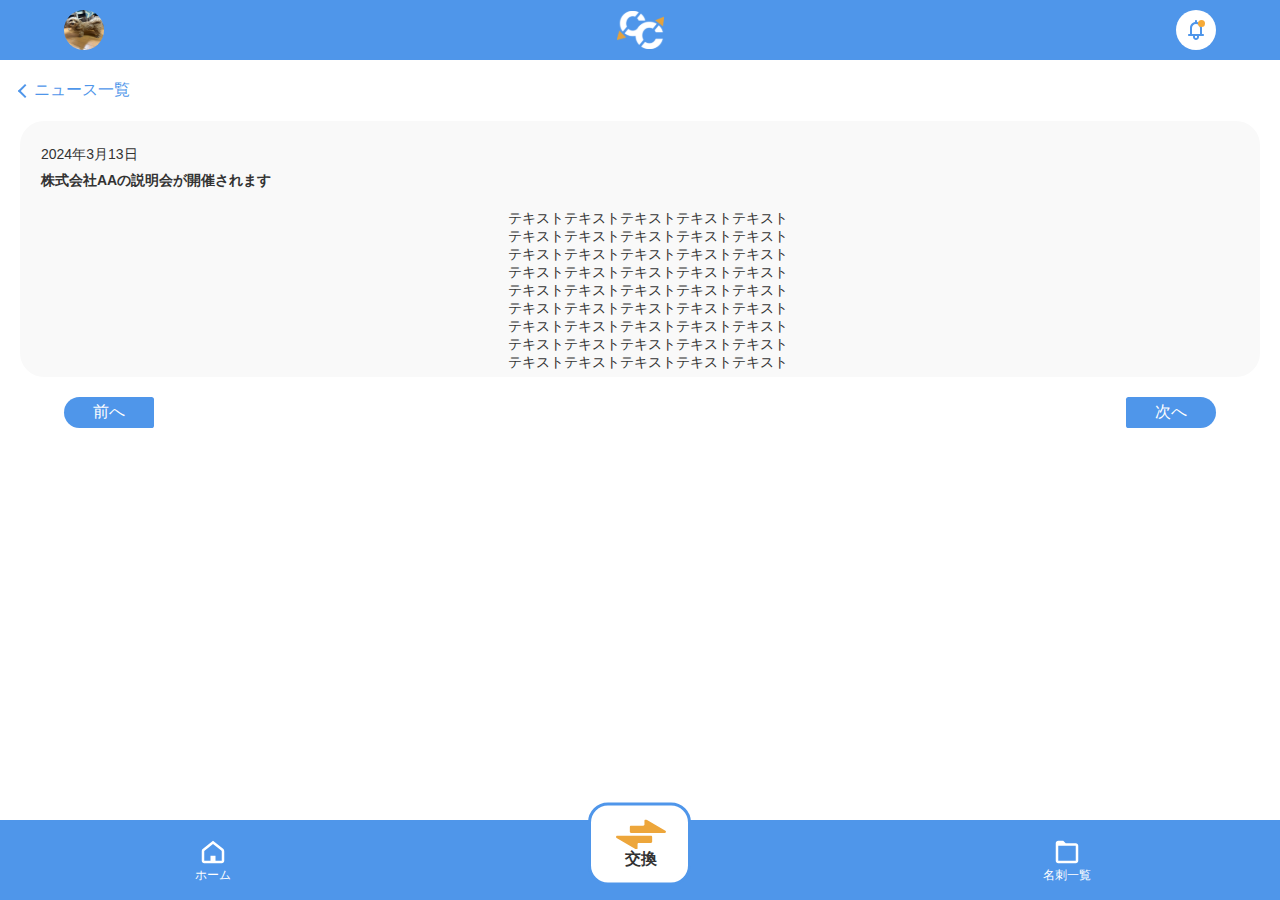
<file: news2.html>
<!DOCTYPE html>
<html lang="ja">
<head>
    <meta charset="UTF-8">
    <meta name="viewport" content="width=device-width, initial-scale=1.0">
    <title>CARD CONNECT</title>
    <link rel="stylesheet" href="css/ress.css">
    <link rel="stylesheet" href="css/index.css">
    <link rel="stylesheet" href="css/news1.css">
</head>
<body>
    <header>
        <ul>
            <li><p><a href="profile.html"><img src="img/IMG_4809.jpeg" alt=""></a></p></li>
            <li><h1><a href="index.html"><img src="img/logo.svg" alt="logo"></a></h1></li>
            <li><p><a href="news.html"><img src="img/bell.svg" alt="bell"></a></p></li>
        </ul>
    </header>

    <section>
        <a href="news.html">
            <div class="frex">
                <div class="b"></div>
                <p class="sub">ニュース一覧</p>
            </div>
        </a>
    <div class="text">
        <p>2024年3月13日</p>
        <h1>株式会社AAの説明会が開催されます</h1>
        <p class="text1">
            テキストテキストテキストテキストテキスト<br>
            テキストテキストテキストテキストテキスト<br>
            テキストテキストテキストテキストテキスト<br>
            テキストテキストテキストテキストテキスト<br>
            テキストテキストテキストテキストテキスト<br>
            テキストテキストテキストテキストテキスト<br>
            テキストテキストテキストテキストテキスト<br>
            テキストテキストテキストテキストテキスト<br>
            テキストテキストテキストテキストテキスト
        </p>
    </div>                   
    </section>
    <div class="btn">
        <a href="news1.html"><div class="button">前へ</div> </a>
        <a href="news3.html"><div class="button2">次へ</div></a>
    </div>
    <footer>
        <div>
            <a href="index.html">
                <img src="img/home.svg" alt="プロフィール">
                <p>ホーム</p>
            </a>
        </div>
        <div>
            <a href="exchange.html">
                <img src="img/exchange.svg" alt="交換">
                <p class="exchange">交換</p>
            </a>
        </div>
        <div>
            <a href="list.html">
                <img src="img/folder.svg" alt="一覧">
                <p>名刺一覧</p>
            </a>
        </div>
    </footer>
</body>
</html>
</file>
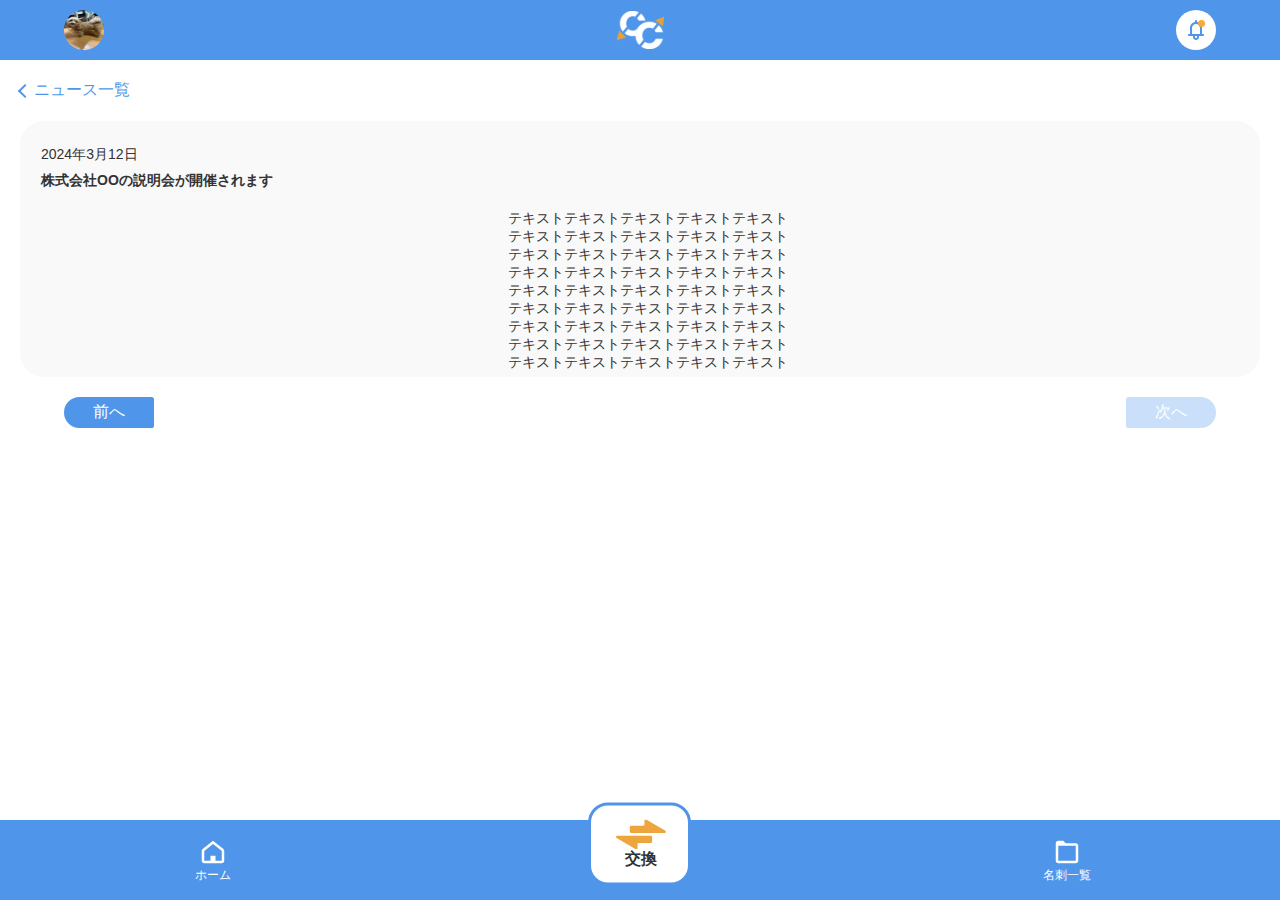
<file: news3.html>
<!DOCTYPE html>
<html lang="ja">
<head>
    <meta charset="UTF-8">
    <meta name="viewport" content="width=device-width, initial-scale=1.0">
    <title>CARD CONNECT</title>
    <link rel="stylesheet" href="css/ress.css">
    <link rel="stylesheet" href="css/index.css">
    <link rel="stylesheet" href="css/news1.css">
</head>
<body>
    <header>
        <ul>
            <li><p><a href="profile.html"><img src="img/IMG_4809.jpeg" alt=""></a></p></li>
            <li><h1><a href="index.html"><img src="img/logo.svg" alt="logo"></a></h1></li>
            <li><p><a href="news.html"><img src="img/bell.svg" alt="bell"></a></p></li>
        </ul>
    </header>
    <section>
        <a href="news.html">
            <div class="frex">
                <div class="b"></div>
                <p class="sub">ニュース一覧</p>
            </div>
        </a>
    <div class="text">
        <p>2024年3月12日</p>
        <h1>株式会社OOの説明会が開催されます</h1>
        <p class="text1">
            テキストテキストテキストテキストテキスト<br>
            テキストテキストテキストテキストテキスト<br>
            テキストテキストテキストテキストテキスト<br>
            テキストテキストテキストテキストテキスト<br>
            テキストテキストテキストテキストテキスト<br>
            テキストテキストテキストテキストテキスト<br>
            テキストテキストテキストテキストテキスト<br>
            テキストテキストテキストテキストテキスト<br>
            テキストテキストテキストテキストテキスト
        </p>
    </div>                   
    </section>
    <div class="btn">
        <a href="news2.html"><div class="button">前へ</div> </a>
        <a href="#"><div class="button4">次へ</div></a>
    </div>
    <footer>
        <div>
            <a href="index.html">
                <img src="img/home.svg" alt="プロフィール">
                <p>ホーム</p>
            </a>
        </div>
        <div>
            <a href="exchange.html">
                <img src="img/exchange.svg" alt="交換">
                <p class="exchange">交換</p>
            </a>
        </div>
        <div>
            <a href="list.html">
                <img src="img/folder.svg" alt="一覧">
                <p>名刺一覧</p>
            </a>
        </div>
    </footer>
</body>
</html>
</file>
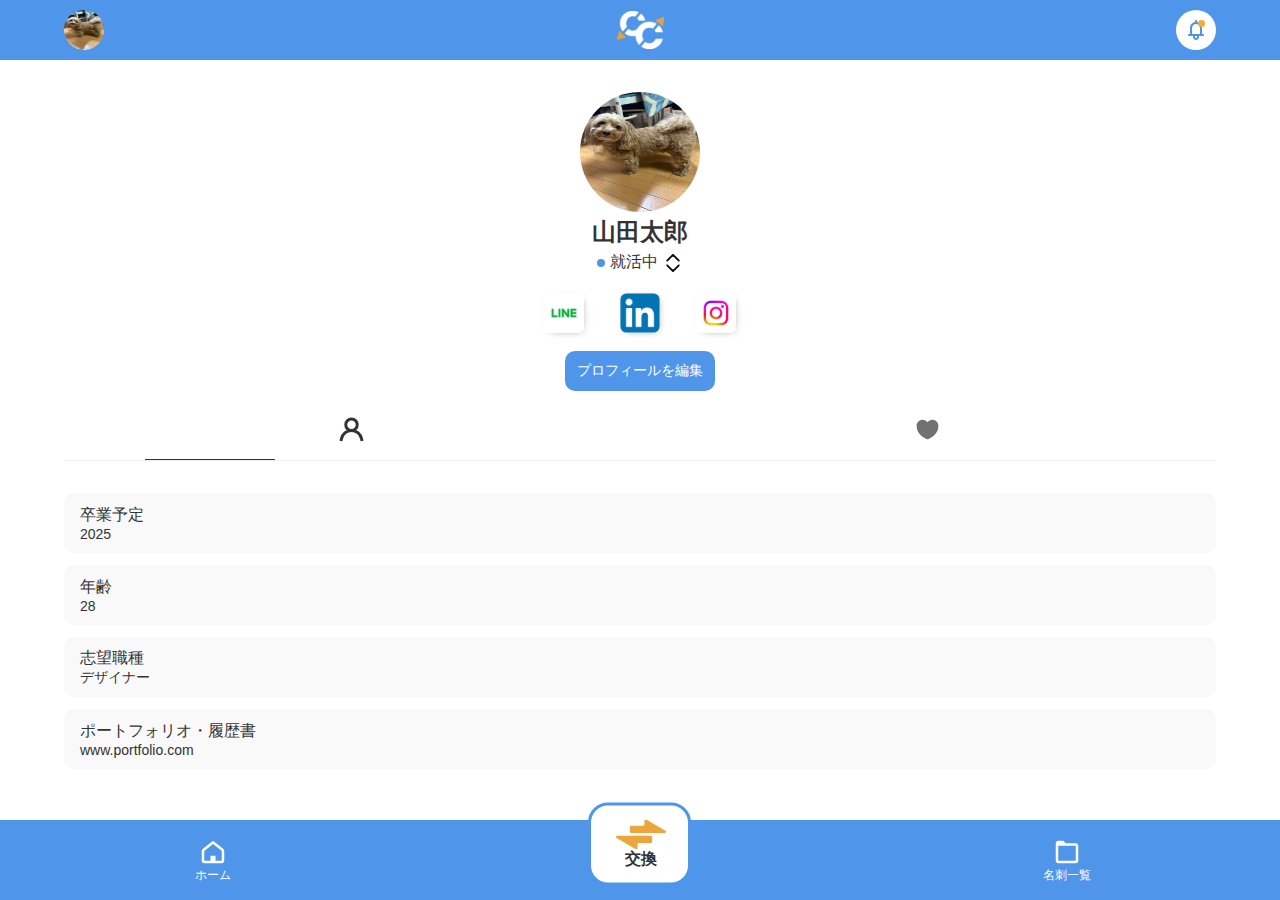
<file: profile.html>
<!DOCTYPE html>
<html lang="ja">
<head>
    <meta charset="UTF-8">
    <meta name="viewport" content="width=device-width, initial-scale=1.0">
    <link rel="stylesheet" href="css/ress.css">
    <link rel="stylesheet" href="css/index.css">
    <link rel="stylesheet" href="css/profile.css">
    <title>CARD CONNECT</title>
</head>
<body>
    <header>
        <ul>
            <li><p><a href="profile.html"><img src="img/IMG_4809.jpeg" alt=""></a></p></li>
            <li><h1><a href="index.html"><img src="img/logo.svg" alt="logo"></a></h1></li>
            <li><p><a href="news.html"><img src="img/bell.svg" alt="bell"></a></p></li>
        </ul>
    </header>

    <main>
        <div class="top">
            <div class="topImg"><img src="img/IMG_4809.jpeg" alt=""></div>
            <h2>山田太郎</h2>
            <div class="topStatus">
                <div class="circle"></div>
                <p>就活中</p>
                <img src="img/Group 54.svg" alt="">
            </div>
            <div class="SNS">
                <img src="img/LINE.svg" alt="line">
                <img src="img/in.svg" alt="in">
                <img src="img/Instagram.svg" alt="">
            </div>
            <div class="edit">
                <a href="#">プロフィールを編集</a>
            </div>
            <div class="topChoice">
                <a href="profile.html"><img src="img/people.svg" alt=""></a>
                <a href="profile2.html"><img src="img/heartCN.svg" alt=""></a>
            </div>
        </div>
        <section class="ctsBox">
            <div class="cts">
                <p class="contents">卒業予定</p>
                <p class="substance">2025</p> 
            </div>
            <div class="cts">
                <p class="contents">年齢</p>
                <p class="substance">28</p> 
            </div>
            <div class="cts">
                <p class="contents">志望職種</p>
                <p class="substance">デザイナー</p> 
            </div>
            <div class="cts">
                <p class="contents">ポートフォリオ・履歴書</p>
                <p class="substance">www.portfolio.com</p> 
            </div>
        </section>
    </main>

    <footer>
        <div>
            <a href="index.html">
                <img src="img/home.svg" alt="プロフィール">
                <p>ホーム</p>
            </a>
        </div>
        <div>
            <a href="exchange.html">
                <img src="img/exchange.svg" alt="交換">
                <p class="exchange">交換</p>
            </a>
        </div>
        <div>
            <a href="list.html">
                <img src="img/folder.svg" alt="一覧">
                <p>名刺一覧</p>
            </a>
        </div>
    </footer>

</body>
</html>
</file>
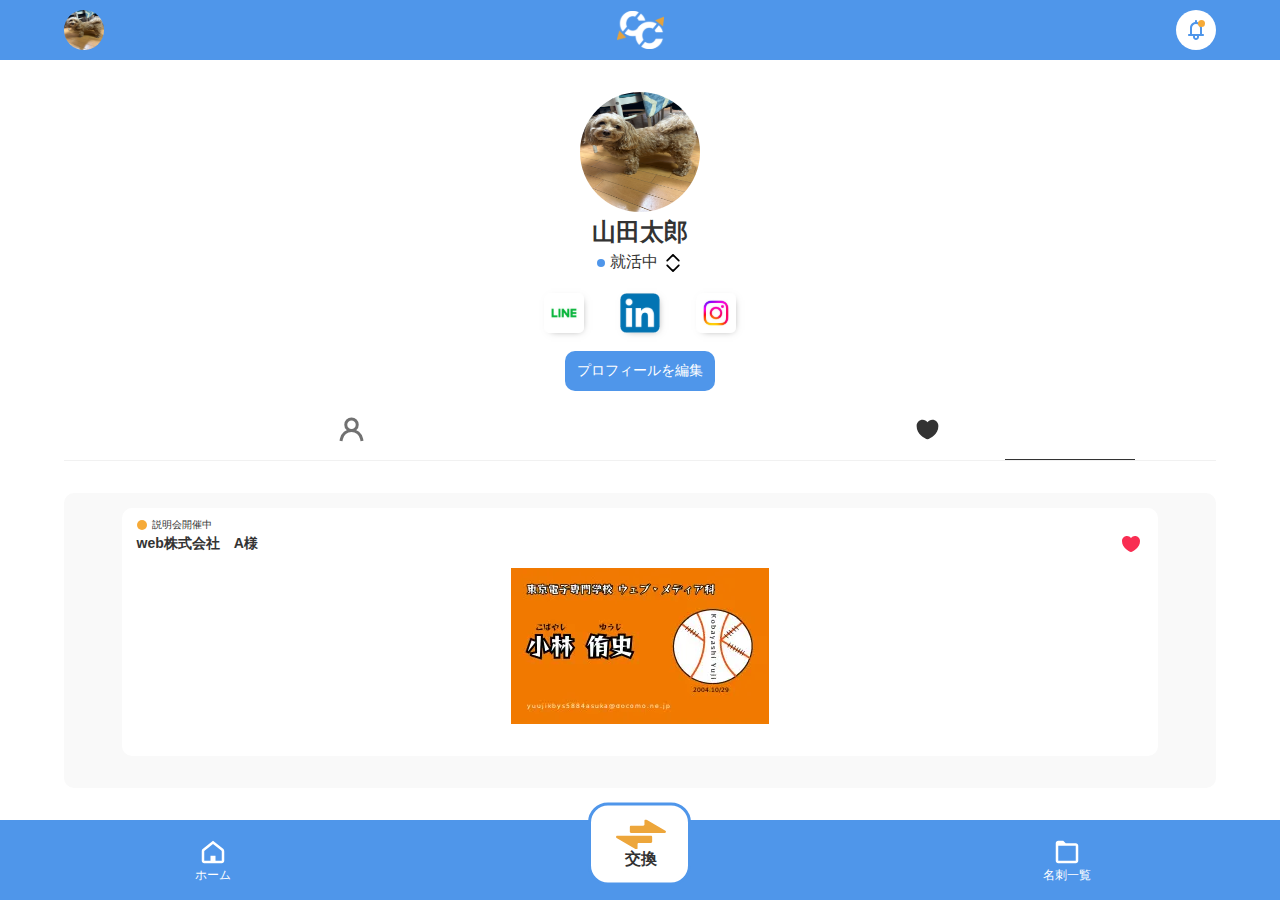
<file: profile2.html>
<!DOCTYPE html>
<html lang="ja">
<head>
    <meta charset="UTF-8">
    <meta name="viewport" content="width=device-width, initial-scale=1.0">
    <link rel="stylesheet" href="css/ress.css">
    <link rel="stylesheet" href="css/index.css">
    <link rel="stylesheet" href="css/profile.css">
    <link rel="stylesheet" href="css/list.css">
    <title>CARD CONNECT</title>
</head>
<body>
    <header>
        <ul>
            <li><p><a href="profile.html"><img src="img/IMG_4809.jpeg" alt=""></a></p></li>
            <li><h1><a href="index.html"><img src="img/logo.svg" alt="logo"></a></h1></li>
            <li><p><a href="news.html"><img src="img/bell.svg" alt="bell"></a></p></li>
        </ul>
    </header>

    <main class="profileMain">
        <div class="top">
            <div class="topImg"><img src="img/IMG_4809.jpeg" alt=""></div>
            <h2>山田太郎</h2>
            <div class="topStatus">
                <div class="circle"></div>
                <p>就活中</p>
                <img src="img/Group 54.svg" alt="">
            </div>
            <div class="SNS">
                <img src="img/LINE.svg" alt="line">
                <img src="img/in.svg" alt="in">
                <img src="img/Instagram.svg" alt="">
            </div>
            <div class="edit">
                <a href="#">プロフィールを編集</a>
            </div>
            <div class="topChoice2">
                <a href="profile.html"><img src="img/Group 53.svg" alt=""></a>
                <a href="profile2.html"><img src="img/CN.svg" alt=""></a>
            </div>
        </div>
        <section class="listContent2">
            <div>
                <div class="status">
                    <div class="yellow"></div>
                    <p>説明会開催中</p>
                </div>
                <div class="companyName">
                    <h2>web株式会社　A様</h2>
                    <img src="img/heart.svg" alt="heart">
                </div>
                <a href="listdetail.html">
                    <div class="latestCompany">
                        <img src="img/相手の画像.webp" alt="名刺">
                    </div>
                </a>
            </div>
        </section>
    </main>

    <footer>
        <div>
            <a href="index.html">
                <img src="img/home.svg" alt="プロフィール">
                <p>ホーム</p>
            </a>
        </div>
        <div>
            <a href="exchange.html">
                <img src="img/exchange.svg" alt="交換">
                <p class="exchange">交換</p>
            </a>
        </div>
        <div>
            <a href="list.html">
                <img src="img/folder.svg" alt="一覧">
                <p>名刺一覧</p>
            </a>
        </div>
    </footer>

</body>
</html>
</file>
<file: css/index.css>
*{
    font-family: 'Noto Sans JP', sans-serif;
    color: #333;
}
main{
    position: relative;
}

header{
    width: 100%;
    height: 60px;
    background-color: #4F96EA;
}
header ul{
    width: 90%;
    height: 60px;
    margin: 0 auto;
    display: flex;
    justify-content: space-between;
    align-items: center;
}
header ul li{
    list-style: none;
}
header ul li:last-child{
    width: 40px;
    height: 40px;
    background-color: #fff;
    border-radius: 50%;
    list-style: none;
    float: right;
    display: flex;
    justify-content: center;
    align-items: center;
}
/* 変わった場所 */
header ul li:first-child img{
    width: 40px;
    height: 40px;
    border-radius: 50%;
}

header h1{
    color: #fff;
    text-align: center;
    font-size: 18px;
    font-weight: 450;
}
header ul li a{
    color: #fff;
    text-decoration: none;
    display: flex;
    justify-content: center;
    align-items: center;
}



.businessCard{
    width: 100%;
    height: 240px;
}
.businessCard > div{
    width: 85%;
    height: 200px;
    position: relative;
    margin: 50px auto 0;
}
.businessCard > div h2{
    position: absolute;
    top: 50%;
    left: 50%;
    transform: translate(-50%, -50%);
}



.exchange{
    width: 100%;
    display: flex;
    justify-content: center;
    align-items: flex-end;
    position: relative;
}
.exchange p{
    width: 290px;
    height: 48px;
    border-radius: 50px;
    background: #4F96EA;
    color: #fff;
    font-size: 18px;
    font-weight: bold;
    text-align: center;
    line-height: 48px;
}
.exchange a{
    text-decoration: none;
    color: #fff;
}
.exchange p::after{
    content: "";
    position: absolute;
    width: 32px;
    height: 32px;
    background: url(../img/pencil.svg) no-repeat;
    top: 54%;
    right: 24%;
    transform: translateY(-50%);
}



.news{
    width: 90%;
    margin: 32px auto 0;
}
.news h3{
    font-size: 18px;
    font-weight: bold;
}
.newsTitle{
    display: flex;
    justify-content: space-between;
}
.newsTitle > div{
    display: flex;
    align-items: center;
    gap: 10px;
}
.newsTitle h3{
    font-size: 18px;
    font-weight: bold;
    font-family: 'IBM Plex Sans', sans-serif;
}
.newsTitle > div:first-child > p{
    font-size: 12px;
    color: #4F96EA;
}
.newsTitle a{
    text-decoration: none;
    font-size: 12px;
    font-weight: bold;
}

.newsContent{
    width: 100%;
    height: 160px;
    margin-top: 20px;
    background: #F9F9F9;
    border-radius: 10px;
}
.newsContent > div{
    width: 100%;
    height: 100%;
    display: flex;
    justify-content: space-around;
    align-items: center;
    flex-direction: column;
}
.newsContent > div > div{
    width: 95%;
    height: 60px;
    background: #fff;
    border-radius: 5px;
    display: flex;
    justify-content: space-around;
    align-items: center;
}
.newsContent p{
    font-size: 12px;
}
.newsContent > div > div > p:last-child{
    font-weight: bold;
}



footer{
    width: 100%;
    height: 80px;
    position: fixed;
    left: 0;
    bottom: 0;
    background: #4F96EA;
    display: flex;
    justify-content: space-around;
    align-items: center;
}
footer > div a{
    width: 100px;
    height: 80px;
    display: flex;
    justify-content: center;
    align-items: center;
    flex-direction: column;
}
footer > div a{
    text-decoration: none;
}
footer > div p{
    font-size: 12px;
    color: #fff;
}
footer > div:nth-child(even){
    width: 97px;
    height: 77px;
    background: #fff;
    border: #4F96EA 3px solid;
    border-radius: 20px;
    transform: translateY(-20%);
}
footer > div:nth-child(even) p{
    color: #333;
    font-size: 16px;
    font-weight: 600;
}
</file>
<file: css/style.css>
.ETitle{
    width: 90%;
    margin: 0 auto;
    display: flex;
    align-items: center;
    gap: 8px;
    margin-top: 40px;
}
.ETitle h2{
    font-size: 18px;
    font-weight: bold;
}
.template{
    width: 90%;
    margin: 20px auto 0;
    border: 5px solid #F9F9F9;
    border-radius: 10px;
}
.template h3{
    margin-top: 15px;
    margin-left: 15px;
    font-size: 16px;
    font-weight: bold;
}
.template > p{
    font-size: 14px;
    margin-left: 15px;
    margin-top: 10px;
}
.templateMain{
    display: flex;
}
.templateMain > div{
    width: 50%;
    margin-top: 20px;
}
.beside{
    width: 110px;
    height: 70px;
    border: 1px solid #131621;
    border-radius: 5px;
    margin: 0 auto;
}

.vertical{
    width: 70px;
    height: 110px;
    border: 1px solid #131621;
    border-radius: 5px;
    margin: 0 auto;
}
.templateMain > div > div{
    height: 110px;
    display: flex;
    justify-content: center;
    align-items: center;
}
.templateMain > div > p{
    width: 130px;
    height: 30px;
    margin: 16px auto 15px;
    background: #4F96EA;
    text-align: center;
    line-height: 30px;
    border-radius: 30px;
}
.templateMain > div > p a{
    width: 100%;
    height: 100%;
    text-decoration: none;
    color: white;
    display: block;
    border-radius: 30px;
}
.templateMain > div > p a:hover{
    background: #417DC3;
}

.upload{
    width: 90%;
    margin: 20px auto 0;
    border: 5px solid #F9F9F9;
    border-radius: 10px;
}
.upload h3{
    font-size: 16px;
    font-weight: bold;
    margin-top: 15px;
    margin-left: 15px;
}
.upload > p{
    font-size: 14px;
    margin-left: 15px;
    margin-top: 10px;
}
.file{
    width: 90%;
    height: 120px;
    margin: 30px auto 25px;
    background: #F9F9F9;
    border-radius: 10px;
}
.file > label{
    width: 100%;
    height: 100%;
    display: flex;
    justify-content: center;
    align-items: center;
    flex-direction: column;
    gap: 15px;
}
input[type="file"]{
    display: none;
}
</file>
<file: css/sub.css>
.Information{
  width: 90%;
  margin: 40px auto 0;
}
.InformationTitle{
  display: flex;
  gap: 12px;
}
.InformationTitle h2{
  font-size: 18px;
  font-weight: bold;
}
.InformationInput{
  width: 90%;
  margin: 20px auto 0;
  border: 5px solid #F9F9F9;
  border-radius: 10px;
}
.InputName{
  width: 90%;
  margin: 30px auto 0;
  display: flex;
  gap: 10px;
}
.Required{
  width: 50px;
  height: 25px;
  border-radius: 5px;
  background: #F6AA38;
  text-align: center;
  color: #fff;
}
.InputName > input{
  width: 90px;
  height: 25px;
  border-radius: 5px;
  background: #F9F9F9;
}
.InputSchool{
  width: 90%;
  margin: 20px auto 0;
  display: flex;
  gap: 10px;
}
.InputSchool > div > input{
  width: 100%;
  height: 25px;
  border-radius: 5px;
  background: #F9F9F9;
  margin-bottom: 20px;
}
.InputGraduate{
  width: 90%;
  margin: 30px auto 0;
  display: flex;
  gap: 10px;
}
.InputGraduate input{
  width: 100%;
  height: 25px;
  border-radius: 5px;
  background: #F9F9F9;
  margin-bottom: 20px;
}
.keepBtn{
  width: 210px;
  height: 50px;
  margin: 20px auto 0;
  border-radius: 25px;
  background: #4F96EA;
  text-align: center;
  line-height: 50px;
}
.keepBtn a{
  display: block;
  width: 100%;
  height: 100%;
  border-radius: 25px;
  text-decoration: none;
  color: #fff;
}
.keepBtn a:hover{
  background: #417DC3;
}
</file>
<file: css/exchange.css>
.connecting{
    width: 100%;
    height: 80vh;
    display: flex;
    justify-content: space-around;
    align-items: center;
    flex-direction: column;
}
.connecting > div:first-child{
    width: 350px;
    height: 212px;
    background: url(../img/名刺の横.jpg) no-repeat center center / cover; 
    display: flex;
    justify-content: center;
    align-items: center;
    flex-direction: column;
    transform: rotate(180deg);
}
.connecting > div:first-child > div{
    background: rgba(255, 255, 255, .9);
    width: 30%;
    height: 50%;
    transform: rotate(180deg);
}
.pointArea{
    width: 50px;
    height: 30px;
    display: flex;
    justify-content: center;
    align-items: center;
    position: relative;
}
.point{
    position: absolute;
    width: 10px;
    height: 10px;
    border-radius: 50%;
    background-color: rgba(79, 150, 234, 1);
    top: 0%;
    left: 50%;
    transform: translate(-50%, -50%);
    /* animation: blinking3 2s infinite; */
    animation: blink 2s infinite;
}
/* @keyframes blinking3{
    0%{
        background-color: rgba(79, 150, 234, .5);
        top: 50%;
        transform: translate(-50%, -50%);
    }
    25%{
        background-color: rgba(79, 150, 234, 1);
        top: 0;
        transform: translate(-50%, 0%);
    }
    50%{
        background-color: rgba(79, 150, 234, .5);
        top: 50%;
        transform: translate(-50%, -50%);
    }
    75%{
        background-color: rgba(79, 150, 234, 1);
        top: 100%;
        transform: translate(-50%, -100%);
    }
    100%{
        background-color: rgba(79, 150, 234, .5);
        top: 50%;
        transform: translate(-50%, -50%);
    }
} */
@keyframes blink{
    0%{
        top: 0%;
    }
    50%{
        top: 50%;
    }
    100%{
        top: 0%;
    }
}
.pointArea::before{
    content: "";
    position: absolute;
    width: 10px;
    height: 10px;
    background-color: rgba(79, 150, 234, 1);
    border-radius: 50%;
    top: 50%;
    left: 0;
    transform: translate(0%, -50%);
    /* animation: blinking1 2s infinite; */
    animation: blinking 2s infinite;
}
/* @keyframes blinking1{
    0%{
        background-color: rgba(79, 150, 234, .5);
        top: 0;
        transform: translate(0, 0%);
    }
    25%{
        background-color: rgba(79, 150, 234, 1);
        top: 50%;
        transform: translate(0%, -50%);
    }
    50%{
        background-color: rgba(79, 150, 234, .5);
        top: 100%;
        transform: translate(0%, -100%);
    }
    75%{
        background-color: rgba(79, 150, 234, 1);
        top: 50%;
        transform: translate(0%, -50%);
    }
    100%{
        background-color: rgba(79, 150, 234, .5);
        top: 0;
        transform: translate(0, 0%);
    }
} */
.pointArea::after{
    content: "";
    position: absolute;
    width: 10px;
    height: 10px;
    background-color: rgba(79, 150, 234, 1);
    border-radius: 50%;
    top: 100%;
    right: 0;
    transform: translate(0%, -50%);
    /* animation: blinking2 2s infinite; */
    animation: blinking 2s infinite;
}
/* @keyframes blinking2{
    0%{
        background-color: rgba(79, 150, 234, .5);
        top: 100%;
        transform: translate(0%, -100%);
    }
    25%{
        background-color: rgba(79, 150, 234, 1);
        top: 50%;
        transform: translate(0%, -50%);
    }
    50%{
        background-color: rgba(79, 150, 234, .5);
        top: 0;
        transform: translate(0%, 0%);
    }
    75%{
        background-color: rgba(79, 150, 234, 1);
        top: 50%;
        transform: translate(0%, -50%);
    }
    100%{
        background-color: rgba(79, 150, 234, .5);
        top: 100%;
        transform: translate(0%, -100%);
    }
} */
@keyframes blinking{
    0%{
        top: 50%;
    }
    50%{
        top: 0;
    }
    100%{
        top: 50%;
    }
}

.connecting div:last-child{
    display: flex;
    justify-content: center;
    align-items: center;
    flex-direction: column;
    gap: 12px;
}
</file>
<file: css/exchangeChoice.css>
.business{
    width: 100%;
    height: 70vh;
    display: flex;
    justify-content: space-around;
    align-items: center;
    flex-direction: column;
}
.business div:first-child{
    width: 350px;
    height: 212px;
}
.business div:first-child img{
    width: 100%;
    height: 100%;
    object-fit: cover;
    transform: translateY(-300%);
    animation: fadeIn 1s forwards;
    animation-delay: .5s;
}
@keyframes fadeIn{
    0%{
        opacity: 0;
        transform: translateY(-300%);
    }
    100%{
        opacity: 1;
        transform: translateY(0);
    }
}
.business > #confirmation{
    height: 124px;
    display: flex;
    justify-content: center;
    align-items: center;
    flex-direction: column;
    gap: 30px;
}
.business > #confirmation div{
    display: flex;
    justify-content: center;
    align-items: center;
    gap: 20px;
}
.yes{
    width: 116px;
    height: 28px;
    border-radius: 15px;
    background-color: rgba(255, 255, 255, 1);
    border: 2px solid rgba(79, 150, 234, .2);
}
.yes a{
    text-decoration: none;
    text-align: center;
    line-height: 28px;
    transition: all .3s;
    width: 100%;
    height: 100%;
    display: block;
    border-radius: 15px;
}
.yes a:hover{
    background-color: rgba(79, 150, 234, .2);
}
.no{
    width: 116px;
    height: 28px;
    border-radius: 15px;
    background-color: rgba(255, 255, 255, 1);
    border: 2px solid rgba(79, 150, 234, .2);
}
.no a{
    text-decoration: none;
    text-align: center;
    line-height: 28px;
    transition: all .3s;
    width: 100%;
    height: 100%;
    display: block;
    border-radius: 15px;
}
.no a:hover{
    background-color: rgba(79, 150, 234, .2);
}
</file>
<file: css/exchangeConfirmation.css>
.business2{
    width: 100%;
    height: 70vh;
    display: flex;
    justify-content: space-around;
    align-items: center;
    flex-direction: column;
}
.business2 div:first-child{
    width: 350px;
    height: 212px;
}
.business2 div:first-child img{
    width: 100%;
    height: 100%;
    object-fit: cover;
}

#Confirm{
    display: flex;
    justify-content: center;
    align-items: center;
    flex-direction: column;
    gap: 30px;
}
#Confirm p:first-child{
    text-align: center;
    font-size: 16px;
}
.ConfirmList{
    width: 216px;
    height: 46px;
}
.ConfirmList a{
    width: 100%;
    height: 100%;
    display: block;
    background-color: #4F96EA;
    color: #fff;
    border-radius: 50px;
    text-decoration: none;
    text-align: center;
    line-height: 46px;
}
.ConfirmList a:hover{
    background-color: #417DC3;
}

.business div:first-child .partner{
    width: 100%;
    height: 100%;
    object-fit: cover;
}
</file>
<file: css/list.css>
.listTitle{
    width: 90%;
    margin: 0 auto;
    display: flex;
    justify-content: space-between;
    align-items: center;
    gap: 12px;
    margin-top: 32px;
}
.NarrowDown{
    width: 120px;
    height: 50px;
    display: flex;
    justify-content: space-around;
    align-items: center;
    border-bottom: 2px solid #4F96EA;
    position: relative;
}
.dropDown{
    position: absolute;
    top: 120%;
    left: 0;
    transition: .5s;
}
.dropDown > p{
    background: rgba(255, 255, 255, .9);
    border-bottom: #333 1px solid;
    width: 120px;
    height: 50px;
    text-align: center;
    line-height: 50px;
}
.dropDown a{
    text-decoration: none;
}
.dropDownNone{
    display: none;
}

.NarrowDown img{
    transform: rotate(90deg);
}
.search{
    width: 160px;
    height: 32px;
    background: #4F96EA;
    border-radius: 20px;
    display: flex;
    justify-content: flex-start;
    align-items: center;
    gap: 4px;
}
.search input{
    width: 130px;
    height: 30px;
    background: #fff;
    font-size: 10px;
    border-radius: 20px;
    display: block;
    margin-left: 1px;
    text-align: center;
}


.listContent{
    width: 90%;
    height: 480px;
    margin: 0 auto;
    margin-top: 32px;
    background: #F9F9F9;
    border-radius: 10px;
    padding-top: 15px;
    overflow-y: auto;
}
.listContent2{
    width: 90%;
    height: 280px;
    margin: 0 auto;
    margin-top: 32px;
    background: #F9F9F9;
    border-radius: 10px;
    padding-top: 15px;
    overflow-y: auto;
}

.listContent > div{
    width: 90%;
    margin: 0px auto 0;
    background: #fff;
    border-radius: 10px;
}
.listContent2 > div{
    width: 90%;
    margin: 0px auto 0;
    background: #fff;
    border-radius: 10px;
}

.listContent > div > a{
    text-decoration: none;
}
.listContent2 > div > a{
    text-decoration: none;
}

.status{
    display: flex;
    align-items: center;
    gap: 5px;
    padding-top: 10px;
}
.yellow{
    width: 10px;
    height: 10px;
    background: #F6AA38;
    border-radius: 50%;
    margin-left: 15px;
}
.red{
    width: 10px;
    height: 10px;
    background: #F92D52;
    border-radius: 50%;
    margin-left: 15px;
}
.green{
    width: 10px;
    height: 10px;
    background: #30f92d;
    border-radius: 50%;
    margin-left: 15px;
}
.status > p{
    font-size: 10px;
}
.companyName{
    display: flex;
    justify-content: space-between;
    align-items: center;
}
.companyName > h2{
    font-size: 14px;
    font-weight: bold;
    margin-left: 15px;
}
.companyName img{
    width: 24px;
    height: 24px;
    margin-right: 15px;
    background-color: #fff;
}
.heart{
    width: 24px;
    height: 24px;
    margin-right: 15px;
    background: url(../img/heart.svg) no-repeat;
}
.heartNone{
    width: 24px;
    height: 24px;
    margin-right: 15px;
    background: url(../img/heart-o.svg) no-repeat;
}
.latestCompany{
    display: flex;
    justify-content: center;
    align-items: center;
    margin-top: 12px;
    padding-bottom: 32px;
    margin-bottom: 10px;
}
</file>
<file: css/listdetail.css>
.backBtn{
    display: flex;
    align-items: center;
    width: 90%;
    margin: 0 auto;
    gap: 8px;
    margin-top: 20px;
    text-decoration: none;
}
.backBtn > p{
    color: #4F96EA;
}
h2{
    font-size: 14px;
    text-align: center;
    font-weight: bold;
    margin-top: 20px;
}

.listdetailCard{
    width: 90%;
    height: 265px;
    margin: 10px auto 0;
    background: #F9F9F9;
    border-radius: 10px;
}
.listdetailStatus{
    width: 90%;
    margin: 0 auto;
    display: flex;
    align-items: center;
    justify-content: space-between;
}
.listdetailStatus > div:first-child{
    width: 100px;
    height: 25px;
    background: #F6AA38;
    border-radius: 5px;
    margin-top: 18px;
}
.listdetailStatus > div:last-child{
    margin-top: 18px;
}
.listdetailStatus > div:first-child > p{
    font-size: 12px;
    color: #fff;
    line-height: 25px;
    text-align: center;
    font-weight: bold;
}

.listdetailPartner{
    width: 100%;
    display: flex;
    justify-content: center;
    margin-top: 20px;
}


.CompanyInformation{
    width: 90%;
    margin: 40px auto 150px;
}
.CompanyInformationName{
    display: flex;
    justify-content: space-between;
    align-items: center;
}
.CompanyInformationName h4{
    font-size: 14px;
    font-weight: bold;
}
.CompanyInformationName > div{
    display: flex;
    align-items: center;
    gap: 4px;
}
.CompanyInformationName > div > p a{
    color: #4F96EA;
}


.CompanyInformationDetail{
    margin-top: 30px;
}
.CompanyInformationDetail > div{
    display: flex;
    align-items: center;
    gap: 10px;
    margin-bottom: 10px;
}
.CompanyInformationDetail > section{
    margin-top: 22px;
}
.CompanyInformationDetail > section > p:last-child{
    margin-top: 5px;
    font-size: 12px;
}
.CompanyInformationDetail > section > div{
    display: flex;
    align-items: center;
    gap: 10px;
}
.CompanyInformationDetail > section > div > p:last-child{
    color: #F6AA38;
    font-size: 10px;
}
</file>
<file: css/news.css>
.MTitle{
    width: 90%;
    margin: 40px auto 0;
    display: flex;
    align-items: center;
    gap: 12px;
}
.MTitle h1{
    font-size: 20px;
    font-weight: bold;
}
.NList{
    width: 90%;
    height: 65vh;
    margin: 20px auto 0;
    background: #F9F9F9;
    border-radius: 10px;
    padding-top: 5px;
    padding-bottom: 5px;
    overflow-y: auto;
    scrollbar-color: #4F96EA #F9F9F9;
}
.NList a{
    text-decoration: none;
}
.NList a:last-child{
    margin-bottom: 5px;
}
.frex{
    width: 90%;
    height: 60px;
    margin: 10px auto 0;
    background: #fff;
    border-radius: 10px;
    display: flex;
    flex-direction: column;
    align-items: start;
    justify-content: center;
    position: relative;
}
ruby{
    font-size: 12px;
    color: rgba(19, 22, 33, .5);
    margin-left: 15px;
}
.main{
    font-size: 14px;
    color: rgba(19, 22, 33, 1);
    margin-left: 15px;
}
.frex::after{
    content: "";
    position: absolute;
    top: 50%;
    right: 30px;
    width: 8px;
    height: 8px;
    border-top: 2px solid #4F96EA;
    border-right: 2px solid #4F96EA;
    transform: rotate(45deg) translateY(-50%);
}
</file>
<file: css/news1.css>
.get{
    display: flex;
}
h1{
    font-size: 14px;
}
.text1{
    font-size: 14px;
    text-align: center;
    margin-top: 40px;
}
section{
    margin: 20px;
}
.btn{
    width: 90%;
    margin: 0 auto;
    display: flex;
    justify-content: space-between;
    align-items: center;
}
.btn div{
    text-decoration: none;
}
.frex{
    width: 110px;
    display: flex; /* flexbox */
    align-items: center;/*これを追加*/
    justify-content: space-between;/*これを追加*/
    color: #4F96EA;
    margin-bottom: 20px;
}
.b{
    width: 8px;
    height: 8px;
    border-top: 2px solid #4F96EA;
    border-left: 2px solid #4F96EA;
    transform: rotate(-45deg);
}
.frex a{
    color: #4F96EA;
}
.frex p{
    color: #4F96EA;
}
.button{
    margin: 5px;
    text-decoration: none;
    display: block;
    text-align: center;
    width: 80px;
    margin: 0 auto;
    padding: 5px;
    border-radius: 30px 5px 5px 30px;
    color: #fff;
    background: #4F96EA;
    text-decoration: underline;
    justify-content: space-between;
}
.button3{
    margin: 5px;
    text-decoration: none;
    display: block;
    text-align: center;
    width: 80px;
    margin: 0 auto;
    padding: 5px;
    border-radius: 30px 5px 5px 30px;
    color: #fff;
    background: rgba(79, 150, 234, .3);
    text-decoration: underline;
    justify-content: space-between;
}

.button2{
    margin: 5px;
    text-decoration: none;
    display: block;
    text-align: center;
    width: 80px;
    margin: 0 auto;
    padding: 5px;
    border-radius: 5px 30px 30px 5px;
    color: #fff;
    background: #4F96EA;
    text-decoration: underline;
    justify-content: space-between;
}
.button4{
    margin: 5px;
    text-decoration: none;
    display: block;
    text-align: center;
    width: 80px;
    margin: 0 auto;
    padding: 5px;
    border-radius: 5px 30px 30px 5px;
    color: #fff;
    background: rgba(79, 150, 234, .3);
    text-decoration: underline;
    justify-content: space-between;
}

a{
    text-decoration: none;
}
.back{
    background-color: #F9F9F9;
}
.text{
    background-color: #F9F9F9;
    border-radius: 24px;
    padding: 5px;
}
.text > p{
    font-size: 14px;
    margin-top: 20px;
    margin-left: 1rem;
}
.text > h1{
    font-size: 14px;
    font-weight: bold;
    margin-top: 8px;
    margin-left: 1rem;
}
</file>
<file: css/profile.css>
.top{
    display: flex;
    justify-content: center;
    align-items: center;
    flex-direction: column;
    width: 90%;
    margin: 0px auto;
    border-bottom: #F1F1F1 1px solid;
}
.topImg img{
    width: 120px;
    height: 120px;
    border-radius: 50%;
    margin-top: 32px;
}
.top h2{
    font-size: 24px;
}
.topStatus{
    display: flex;
    justify-content: center;
    align-items: center;
    gap: 5px;
    margin-top: 4px;
}
.circle{
    width: 8px;
    height: 8px;
    border-radius: 50%;
    background-color: #4F96EA;
}
.topStatus img{
    width: 20px;
    height: 20px;
}
.SNS{
    display: flex;
    justify-content: center;
    align-items: center;
    gap: 36px;
    margin-top: 20px;
}
.SNS img{
    width: 40px;
    height: 40px;
    box-shadow: 2px 2px 8px -5px #777777;
    border-radius: 5px;
}
.edit{
    width: 150px;
    height: 40px;
    border-radius: 10px;
    background-color: #4F96EA;
    margin-top: 18px;
    display: flex;
    justify-content: center;
    align-items: center;
}
.edit:hover{
    background-color: #3A7ABF;
}
.edit a{
    text-decoration: none;
    color: #fff;
    font-size: 14px;
    display: block;
}
.topChoice{
    width: 100%;
    display: flex;
    justify-content: space-around;
    align-items: center;
    margin-top: 24px;
    margin-bottom: 12px;
    position: relative;
}
.topChoice::before{
    content: "";
    position: absolute;;
    width: 130px;
    height: 1px;
    background: #333;
    bottom: -12px;
    left: 7%;
}
.topChoice2{
    width: 100%;
    display: flex;
    justify-content: space-around;
    align-items: center;
    margin-top: 24px;
    margin-bottom: 12px;
    position: relative;
}
.topChoice2::before{
    content: "";
    position: absolute;;
    width: 130px;
    height: 1px;
    background: #333;
    bottom: -12px;
    right: 7%;
}



.ctsBox{
    background: #fff;
    margin-bottom: 120px;
}
.cts{
    width: 90%;
    height: 60px;
    border-radius: 10px;
    margin: 0 auto 12px;
    background: #F9F9F9;
    display: flex;
    justify-content: center;
    align-items: start;
    flex-direction: column;
}
.cts:first-child{
    margin-top: 32px;
}
.cts p{
    margin-left: 1rem;
}
.cts p:last-child{
    font-size: 14px;
    font-weight: lighter;
}


.profileMain{
    margin-bottom: 120px;
}
</file>
<file: css/ress.css>
/* reset.dev • v5.0.2 */

/* # =================================================================
  # Global selectors
   # ================================================================= */

html {
  box-sizing: content-box;
  -webkit-text-size-adjust: 100%; /* Prevent adjustments of font size after orientation changes in iOS */
  word-break: normal;
  -moz-tab-size: 4;
  tab-size: 4;
}

*,
::before,
::after {
  background-repeat: no-repeat; /* Set `background-repeat: no-repeat` to all elements and pseudo elements */
  box-sizing: inherit;
}

::before,
::after {
  text-decoration: inherit; /* Inherit text-decoration and vertical align to ::before and ::after pseudo elements */
  vertical-align: inherit;
}

* {
  padding: 0; /* Reset `padding` and `margin` of all elements */
  margin: 0;
}

/* # =================================================================
  # General elements
   # ================================================================= */

hr {
  overflow: visible; /* Show the overflow in Edge and IE */
  height: 0; /* Add the correct box sizing in Firefox */
  color: inherit; /* Correct border color in Firefox. */
}

details,
main {
  display: block; /* Render the `main` element consistently in IE. */
}

summary {
  display: list-item; /* Add the correct display in all browsers */
}

small {
  font-size: 80%; /* Set font-size to 80% in `small` elements */
}

[hidden] {
  display: none; /* Add the correct display in IE */
}

abbr[title] {
  border-bottom: none; /* Remove the bottom border in Chrome 57 */
  /* Add the correct text decoration in Chrome, Edge, IE, Opera, and Safari */
  text-decoration: underline;
  text-decoration: underline dotted;
}

a {
  background-color: transparent; /* Remove the gray background on active links in IE 10 */
}

a:active,
a:hover {
  outline-width: 0; /* Remove the outline when hovering in all browsers */
}

code,
kbd,
pre,
samp {
  font-family: monospace, monospace; /* Specify the font family of code elements */
}

pre {
  font-size: 1em; /* Correct the odd `em` font sizing in all browsers */
}

b,
strong {
  font-weight: bolder; /* Add the correct font weight in Chrome, Edge, and Safari */
}

/* https://gist.github.com/unruthless/413930 */
sub,
sup {
  font-size: 75%;
  line-height: 0;
  position: relative;
  vertical-align: baseline;
}

sub {
  bottom: -0.25em;
}

sup {
  top: -0.5em;
}

table {
  border-color: inherit; /* Correct border color in all Chrome, Edge, and Safari. */
  text-indent: 0; /* Remove text indentation in Chrome, Edge, and Safari */
}

iframe {
  border-style: none;
}

/* # =================================================================
  # Forms
   # ================================================================= */

input {
  border-radius: 0;
}

[type='number']::-webkit-inner-spin-button,
[type='number']::-webkit-outer-spin-button {
  height: auto; /* Correct the cursor style of increment and decrement buttons in Chrome */
}

[type='search'] {
  -webkit-appearance: textfield; /* Correct the odd appearance in Chrome and Safari */
  outline-offset: -2px; /* Correct the outline style in Safari */
}

[type='search']::-webkit-search-decoration {
  -webkit-appearance: none; /* Remove the inner padding in Chrome and Safari on macOS */
}

textarea {
  overflow: auto; /* Internet Explorer 11+ */
  resize: vertical; /* Specify textarea resizability */
}

button,
input,
optgroup,
select,
textarea {
  font: inherit; /* Specify font inheritance of form elements */
}

optgroup {
  font-weight: bold; /* Restore the font weight unset by the previous rule */
}

button {
  overflow: visible; /* Address `overflow` set to `hidden` in IE 8/9/10/11 */
}

button,
select {
  text-transform: none; /* Firefox 40+, Internet Explorer 11- */
}

/* Apply cursor pointer to button elements */
button,
[type='button'],
[type='reset'],
[type='submit'],
[role='button'] {
  cursor: pointer;
}

/* Remove inner padding and border in Firefox 4+ */
button::-moz-focus-inner,
[type='button']::-moz-focus-inner,
[type='reset']::-moz-focus-inner,
[type='submit']::-moz-focus-inner {
  border-style: none;
  padding: 0;
}

/* Replace focus style removed in the border reset above */
button:-moz-focusring,
[type='button']::-moz-focus-inner,
[type='reset']::-moz-focus-inner,
[type='submit']::-moz-focus-inner {
  outline: 1px dotted ButtonText;
}

button,
html [type='button'], /* Prevent a WebKit bug where (2) destroys native `audio` and `video`controls in Android 4 */
[type='reset'],
[type='submit'] {
  -webkit-appearance: button; /* Correct the inability to style clickable types in iOS */
}

/* Remove the default button styling in all browsers */
button,
input,
select,
textarea {
  background-color: transparent;
  border-style: none;
}

a:focus,
button:focus,
input:focus,
select:focus,
textarea:focus {
  outline-width: 0;
}

/* Style select like a standard input */
select {
  -moz-appearance: none; /* Firefox 36+ */
  -webkit-appearance: none; /* Chrome 41+ */
}

select::-ms-expand {
  display: none; /* Internet Explorer 11+ */
}

select::-ms-value {
  color: currentColor; /* Internet Explorer 11+ */
}

legend {
  border: 0; /* Correct `color` not being inherited in IE 8/9/10/11 */
  color: inherit; /* Correct the color inheritance from `fieldset` elements in IE */
  display: table; /* Correct the text wrapping in Edge and IE */
  max-width: 100%; /* Correct the text wrapping in Edge and IE */
  white-space: normal; /* Correct the text wrapping in Edge and IE */
  max-width: 100%; /* Correct the text wrapping in Edge 18- and IE */
}

::-webkit-file-upload-button {
  /* Correct the inability to style clickable types in iOS and Safari */
  -webkit-appearance: button;
  color: inherit;
  font: inherit; /* Change font properties to `inherit` in Chrome and Safari */
}

/* Replace pointer cursor in disabled elements */
[disabled] {
  cursor: default;
}

/* # =================================================================
  # Specify media element style
   # ================================================================= */

img {
  border-style: none; /* Remove border when inside `a` element in IE 8/9/10 */
}

/* Add the correct vertical alignment in Chrome, Firefox, and Opera */
progress {
  vertical-align: baseline;
}

/* # =================================================================
  # Accessibility
   # ================================================================= */

/* Specify the progress cursor of updating elements */
[aria-busy='true'] {
  cursor: progress;
}

/* Specify the pointer cursor of trigger elements */
[aria-controls] {
  cursor: pointer;
}

/* Specify the unstyled cursor of disabled, not-editable, or otherwise inoperable elements */
[aria-disabled='true'] {
  cursor: default;
}
</file>
